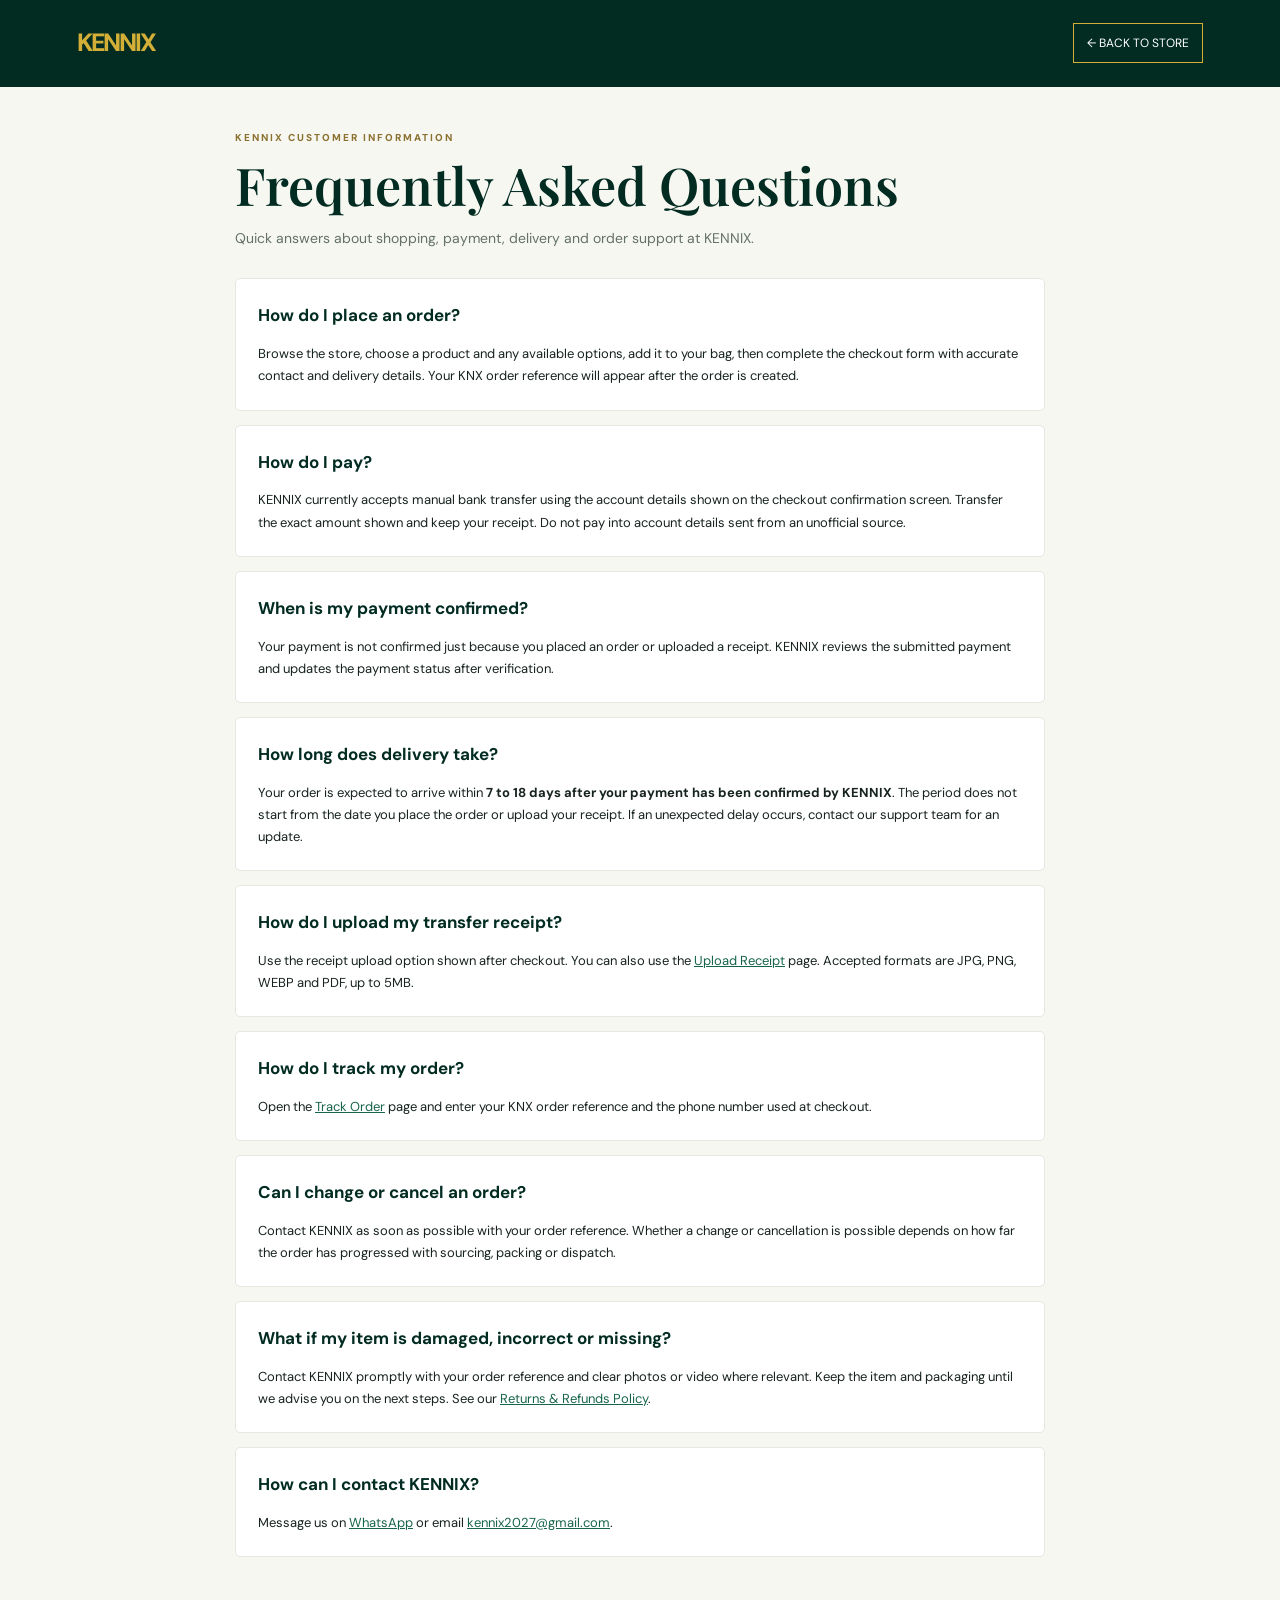
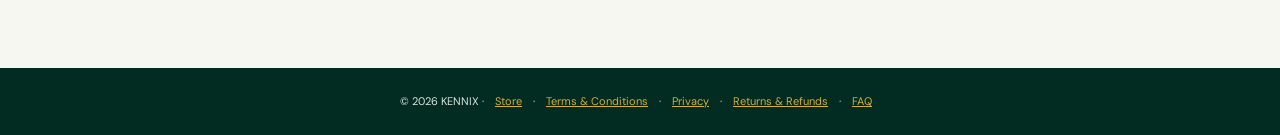
<file: faq.html>
<!doctype html>
<html lang="en"><head>
<meta charset="utf-8"><meta name="viewport" content="width=device-width,initial-scale=1">
<meta name="theme-color" content="#022c22">
<title>Frequently Asked Questions | KENNIX</title>
<meta name="description" content="Frequently Asked Questions for KENNIX customers.">
<link href="https://fonts.googleapis.com/css2?family=DM+Sans:wght@400;500;600;700;800&family=Playfair+Display:ital,wght@0,500;0,600;1,500&display=swap" rel="stylesheet">
<style>
:root{--green:#022c22;--gold:#d4af37;--bg:#f7f7f2;--ink:#17231d;--muted:#778078}
*{box-sizing:border-box}body{margin:0;background:var(--bg);color:var(--ink);font-family:'DM Sans',Arial,sans-serif;line-height:1.7}
header{background:var(--green);color:#fff;padding:22px 6%;display:flex;justify-content:space-between;align-items:center;gap:15px}
.brand{font-size:25px;font-weight:800;letter-spacing:-2px;color:var(--gold);text-decoration:none}
header a.back{color:#fff;font-size:12px;text-decoration:none;border:1px solid #d4af37;padding:9px 13px}
main{max-width:850px;margin:42px auto;padding:0 20px 55px}
.eyebrow{font-size:10px;letter-spacing:2px;font-weight:800;color:#8b7130}
h1{font:600 clamp(34px,7vw,52px)/1.1 'Playfair Display',Georgia,serif;color:var(--green);margin:8px 0 12px}
h1 em{color:#a48320} .intro{color:#647168;font-size:14px;margin-bottom:28px}
article{background:#fff;border:1px solid #e3e8e1;padding:22px;margin:14px 0;border-radius:5px}
h2{font-size:17px;color:var(--green);margin:0 0 8px}
p,li{font-size:13px}p:last-child{margin-bottom:0}
a{color:#17644c}footer{background:#022c22;color:#dce5de;padding:24px 6%;text-align:center;font-size:11px}
footer a{color:#d4af37;margin:0 8px}
@media(max-width:520px){header{padding:17px 5%}main{margin:28px auto}article{padding:17px}}
</style></head><body>
<header><a class="brand" href="index.html">KENNIX</a><a class="back" href="index.html">← BACK TO STORE</a></header>
<main><p class="eyebrow">KENNIX CUSTOMER INFORMATION</p><h1>Frequently Asked Questions</h1><p class="intro">Quick answers about shopping, payment, delivery and order support at KENNIX.</p>

<article><h2>How do I place an order?</h2><p>Browse the store, choose a product and any available options, add it to your bag, then complete the checkout form with accurate contact and delivery details. Your KNX order reference will appear after the order is created.</p></article>
<article><h2>How do I pay?</h2><p>KENNIX currently accepts manual bank transfer using the account details shown on the checkout confirmation screen. Transfer the exact amount shown and keep your receipt. Do not pay into account details sent from an unofficial source.</p></article>
<article><h2>When is my payment confirmed?</h2><p>Your payment is not confirmed just because you placed an order or uploaded a receipt. KENNIX reviews the submitted payment and updates the payment status after verification.</p></article>
<article><h2>How long does delivery take?</h2><p>Your order is expected to arrive within <strong>7 to 18 days after your payment has been confirmed by KENNIX</strong>. The period does not start from the date you place the order or upload your receipt. If an unexpected delay occurs, contact our support team for an update.</p></article>
<article><h2>How do I upload my transfer receipt?</h2><p>Use the receipt upload option shown after checkout. You can also use the <a href="upload-receipt.html">Upload Receipt</a> page. Accepted formats are JPG, PNG, WEBP and PDF, up to 5MB.</p></article>
<article><h2>How do I track my order?</h2><p>Open the <a href="track-order.html">Track Order</a> page and enter your KNX order reference and the phone number used at checkout.</p></article>
<article><h2>Can I change or cancel an order?</h2><p>Contact KENNIX as soon as possible with your order reference. Whether a change or cancellation is possible depends on how far the order has progressed with sourcing, packing or dispatch.</p></article>
<article><h2>What if my item is damaged, incorrect or missing?</h2><p>Contact KENNIX promptly with your order reference and clear photos or video where relevant. Keep the item and packaging until we advise you on the next steps. See our <a href="returns.html">Returns &amp; Refunds Policy</a>.</p></article>
<article><h2>How can I contact KENNIX?</h2><p>Message us on <a href="https://wa.me/2349135102119" target="_blank" rel="noopener">WhatsApp</a> or email <a href="mailto:kennix2027@gmail.com">kennix2027@gmail.com</a>.</p></article>
</main>
<footer>© 2026 KENNIX · <a href="index.html">Store</a> · <a href="terms.html">Terms &amp; Conditions</a> · <a href="privacy.html">Privacy</a> · <a href="returns.html">Returns &amp; Refunds</a> · <a href="faq.html">FAQ</a></footer>
</body></html>
</file>
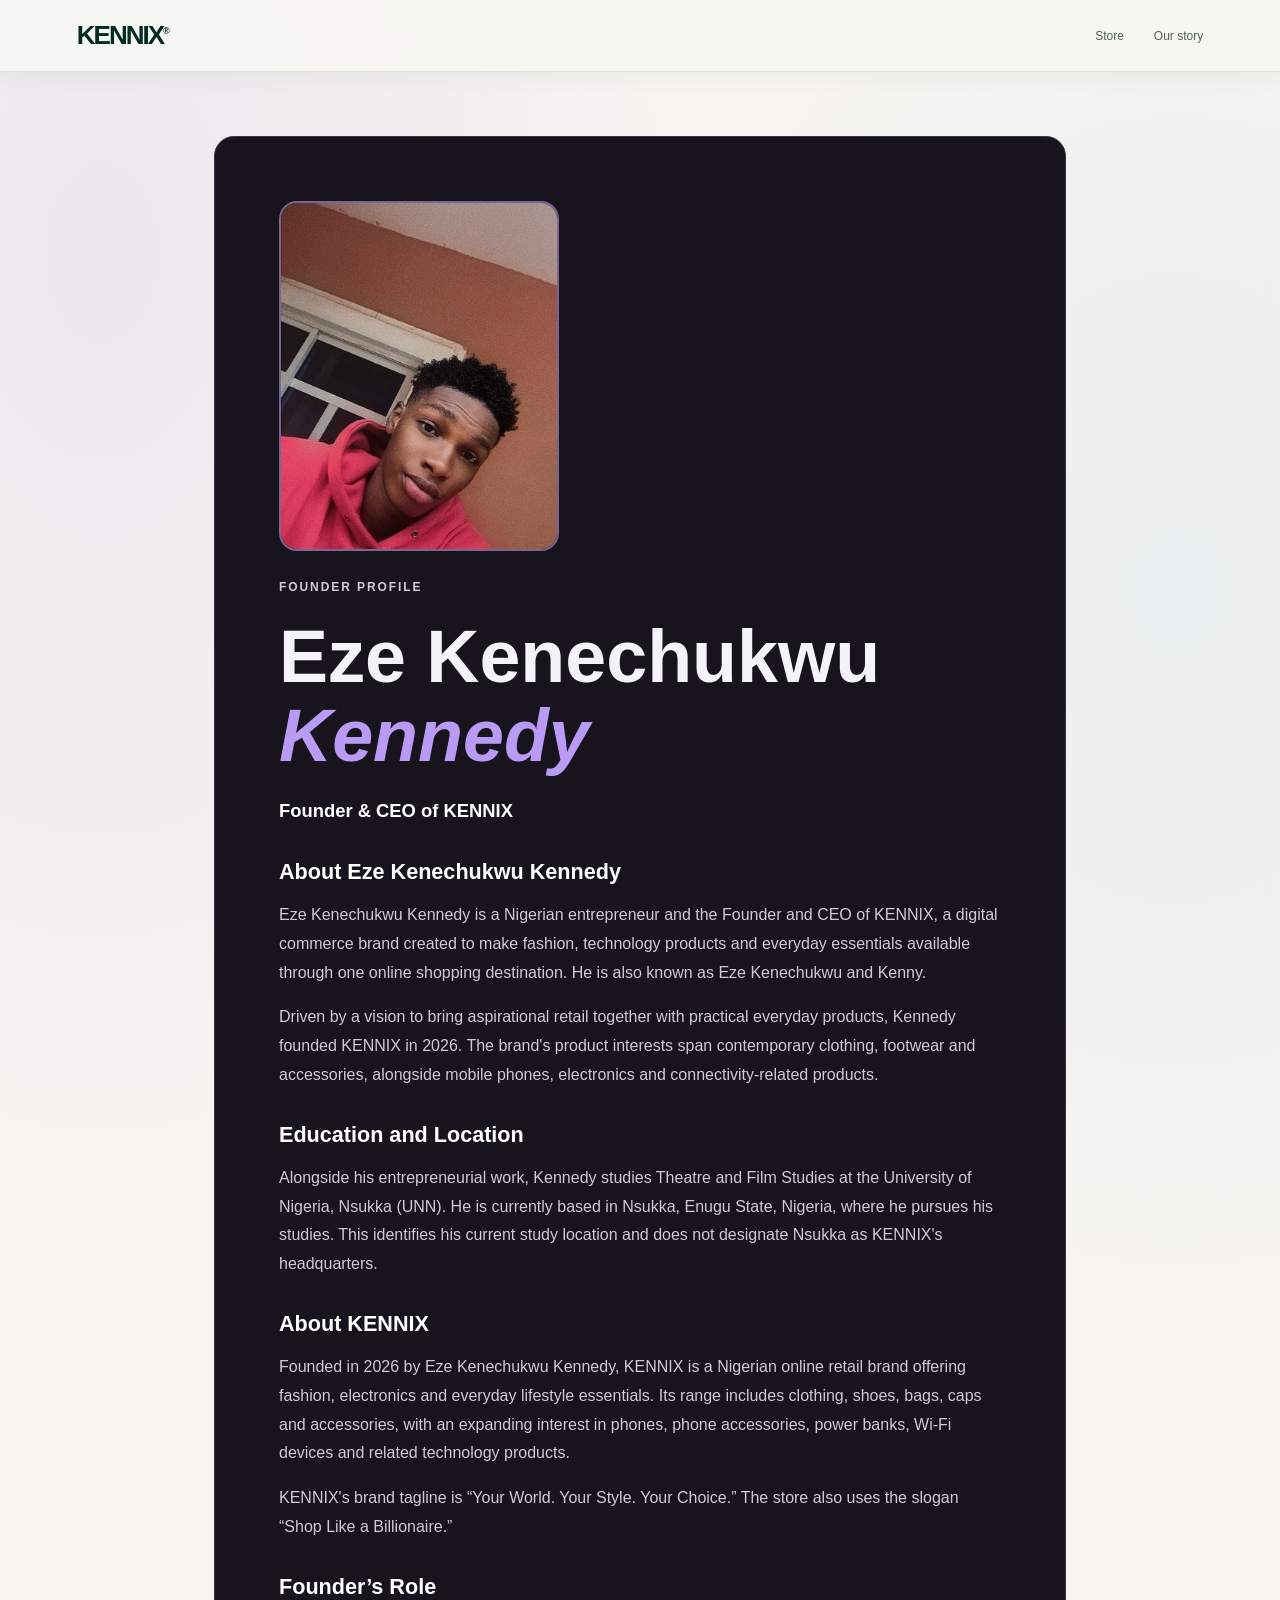
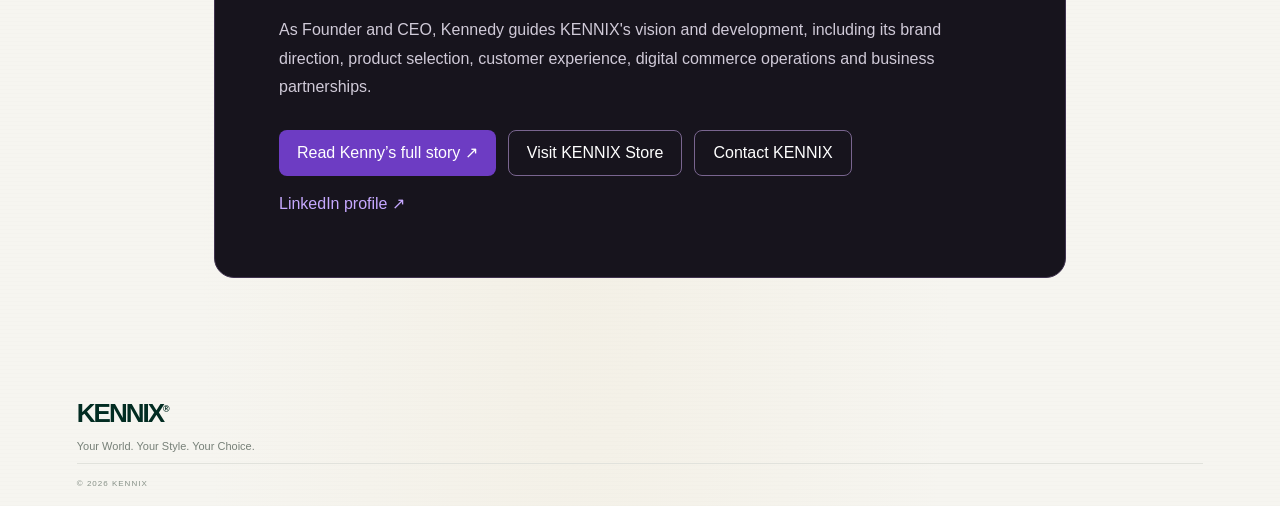
<file: founder.html>
<!doctype html>
<html lang="en">
<head>
<meta charset="utf-8">
<meta name="viewport" content="width=device-width,initial-scale=1">
<meta name="theme-color" content="#101014">
<title>Eze Kenechukwu Kennedy – Founder &amp; CEO of KENNIX</title>
<meta name="description" content="Official profile of Eze Kenechukwu Kennedy, Nigerian entrepreneur and Founder & CEO of KENNIX, a Nigerian online retail brand for fashion, technology and everyday essentials.">
<meta property="og:type" content="profile">
<meta property="og:title" content="Eze Kenechukwu Kennedy | Founder &amp; CEO of KENNIX">
<meta property="og:description" content="Meet Eze Kenechukwu Kennedy, Nigerian entrepreneur and Founder & CEO of KENNIX.">
<meta property="og:url" content="https://www.kennix.com.ng/founder.html">
<meta name="twitter:card" content="summary">
<meta name="twitter:title" content="Eze Kenechukwu Kennedy | Founder &amp; CEO of KENNIX">
<meta name="twitter:description" content="Official founder profile of Eze Kenechukwu Kennedy, Founder & CEO of KENNIX.">
<link rel="canonical" href="https://www.kennix.com.ng/founder.html">
<link rel="stylesheet" href="styles.css">
<script type="application/ld+json">
{
  "@context": "https://schema.org",
  "@graph": [
    {
      "@type": "ProfilePage",
      "@id": "https://www.kennix.com.ng/founder.html#profile",
      "url": "https://www.kennix.com.ng/founder.html",
      "name": "Eze Kenechukwu Kennedy – Founder & CEO of KENNIX",
      "mainEntity": { "@id": "https://www.kennix.com.ng/founder.html#person" }
    },
    {
      "@type": "Person",
      "@id": "https://www.kennix.com.ng/founder.html#person",
      "name": "Eze Kenechukwu Kennedy",
      "alternateName": ["Eze Kenechukwu", "Kenny", "Real Kenny"],
      "description": "Eze Kenechukwu Kennedy is a Nigerian entrepreneur, Founder and CEO of KENNIX, and a student of Theatre and Film Studies at the University of Nigeria, Nsukka (UNN).",
      "jobTitle": "Founder and CEO",
      "nationality": {
        "@type": "Country",
        "name": "Nigeria"
      },
      "worksFor": { "@id": "https://www.kennix.com.ng/#organization" },
      "homeLocation": {
        "@type": "Place",
        "name": "Nsukka, Enugu State, Nigeria"
      },
      "affiliation": {
        "@type": "CollegeOrUniversity",
        "name": "University of Nigeria, Nsukka"
      },
      "url": "https://www.kennix.com.ng/founder.html",
      "sameAs": [
        "https://ng.linkedin.com/in/eze-kenechukwu-kennedy-51903044a"
      ],
      "knowsAbout": ["Entrepreneurship", "E-commerce", "Online retail", "Business development", "Theatre and film"]
    },
    {
      "@type": "Organization",
      "@id": "https://www.kennix.com.ng/#organization",
      "name": "KENNIX",
      "url": "https://www.kennix.com.ng/",
      "description": "A Nigerian online retail brand offering fashion, technology products and everyday lifestyle essentials.",
      "foundingDate": "2026",
      "founder": { "@id": "https://www.kennix.com.ng/founder.html#person" },
      "contactPoint": {
        "@type": "ContactPoint",
        "email": "kennix2027@gmail.com",
        "contactType": "customer service"
      }
    }
  ]
}
</script>
<style>
.founder-page{max-width:900px;margin:0 auto;padding:64px 24px 90px;color:#f5f3fa}
.founder-card{border:1px solid #40334f;border-radius:20px;padding:clamp(28px,6vw,64px);background:#17141d}
.founder-portrait{display:block;width:min(100%,280px);aspect-ratio:4/5;object-fit:cover;object-position:center 25%;border-radius:18px;border:2px solid #79658f;margin:0 0 26px}
.founder-kicker{color:#b99af5;letter-spacing:.16em;font-size:.75rem;font-weight:700}
.founder-page h1{font-size:clamp(2.3rem,7vw,4.6rem);line-height:1.08;margin:18px 0}
.founder-page h1 em{color:#b99af5}
.founder-role{font-size:1.15rem;font-weight:700;color:#fff!important}
.founder-page h2{font-size:1.35rem;margin:32px 0 10px;color:#fff}
.founder-page p{line-height:1.8;color:#d0cad8}
.founder-actions{display:flex;gap:12px;flex-wrap:wrap;margin-top:28px}
.founder-actions a{display:inline-block;padding:13px 18px;border-radius:8px;background:#6d3cc3;color:white;text-decoration:none}
.founder-actions a.secondary{background:transparent;border:1px solid #79658f}
.founder-links{display:flex;gap:18px;flex-wrap:wrap;margin-top:18px}
.founder-links a{color:#c6a8ff}
</style>
</head>
<body>
<header class="site-header"><a class="brand" href="index.html">KENNIX<sup>®</sup></a><nav><a href="index.html">Store</a><a href="index.html#story">Our story</a></nav></header>
<main class="founder-page">
<article class="founder-card">
<img class="founder-portrait" src="images/IMG-20260919-WA0406(2)%20(1).jpg" alt="Eze Kenechukwu Kennedy, Founder and CEO of KENNIX" loading="eager">
<p class="founder-kicker">FOUNDER PROFILE</p>
<h1>Eze Kenechukwu <em>Kennedy</em></h1>
<p class="founder-role">Founder &amp; CEO of KENNIX</p>
<h2>About Eze Kenechukwu Kennedy</h2>
<p>Eze Kenechukwu Kennedy is a Nigerian entrepreneur and the Founder and CEO of KENNIX, a digital commerce brand created to make fashion, technology products and everyday essentials available through one online shopping destination. He is also known as Eze Kenechukwu and Kenny.</p>
<p>Driven by a vision to bring aspirational retail together with practical everyday products, Kennedy founded KENNIX in 2026. The brand's product interests span contemporary clothing, footwear and accessories, alongside mobile phones, electronics and connectivity-related products.</p>
<h2>Education and Location</h2>
<p>Alongside his entrepreneurial work, Kennedy studies Theatre and Film Studies at the University of Nigeria, Nsukka (UNN). He is currently based in Nsukka, Enugu State, Nigeria, where he pursues his studies. This identifies his current study location and does not designate Nsukka as KENNIX's headquarters.</p>
<h2>About KENNIX</h2>
<p>Founded in 2026 by Eze Kenechukwu Kennedy, KENNIX is a Nigerian online retail brand offering fashion, electronics and everyday lifestyle essentials. Its range includes clothing, shoes, bags, caps and accessories, with an expanding interest in phones, phone accessories, power banks, Wi-Fi devices and related technology products.</p>
<p>KENNIX's brand tagline is “Your World. Your Style. Your Choice.” The store also uses the slogan “Shop Like a Billionaire.”</p>
<h2>Founder’s Role</h2>
<p>As Founder and CEO, Kennedy guides KENNIX's vision and development, including its brand direction, product selection, customer experience, digital commerce operations and business partnerships.</p>
<div class="founder-actions"><a href="kenny.html">Read Kenny’s full story ↗</a><a class="secondary" href="index.html">Visit KENNIX Store</a><a class="secondary" href="mailto:kennix2027@gmail.com">Contact KENNIX</a></div>
<div class="founder-links"><a href="https://ng.linkedin.com/in/eze-kenechukwu-kennedy-51903044a" rel="me">LinkedIn profile ↗</a></div>
</article>
</main>
<footer><a class="brand" href="index.html">KENNIX<sup>®</sup></a><p>Your World. Your Style. Your Choice.</p><div>© 2026 KENNIX</div></footer>
</body>
</html>
</file>
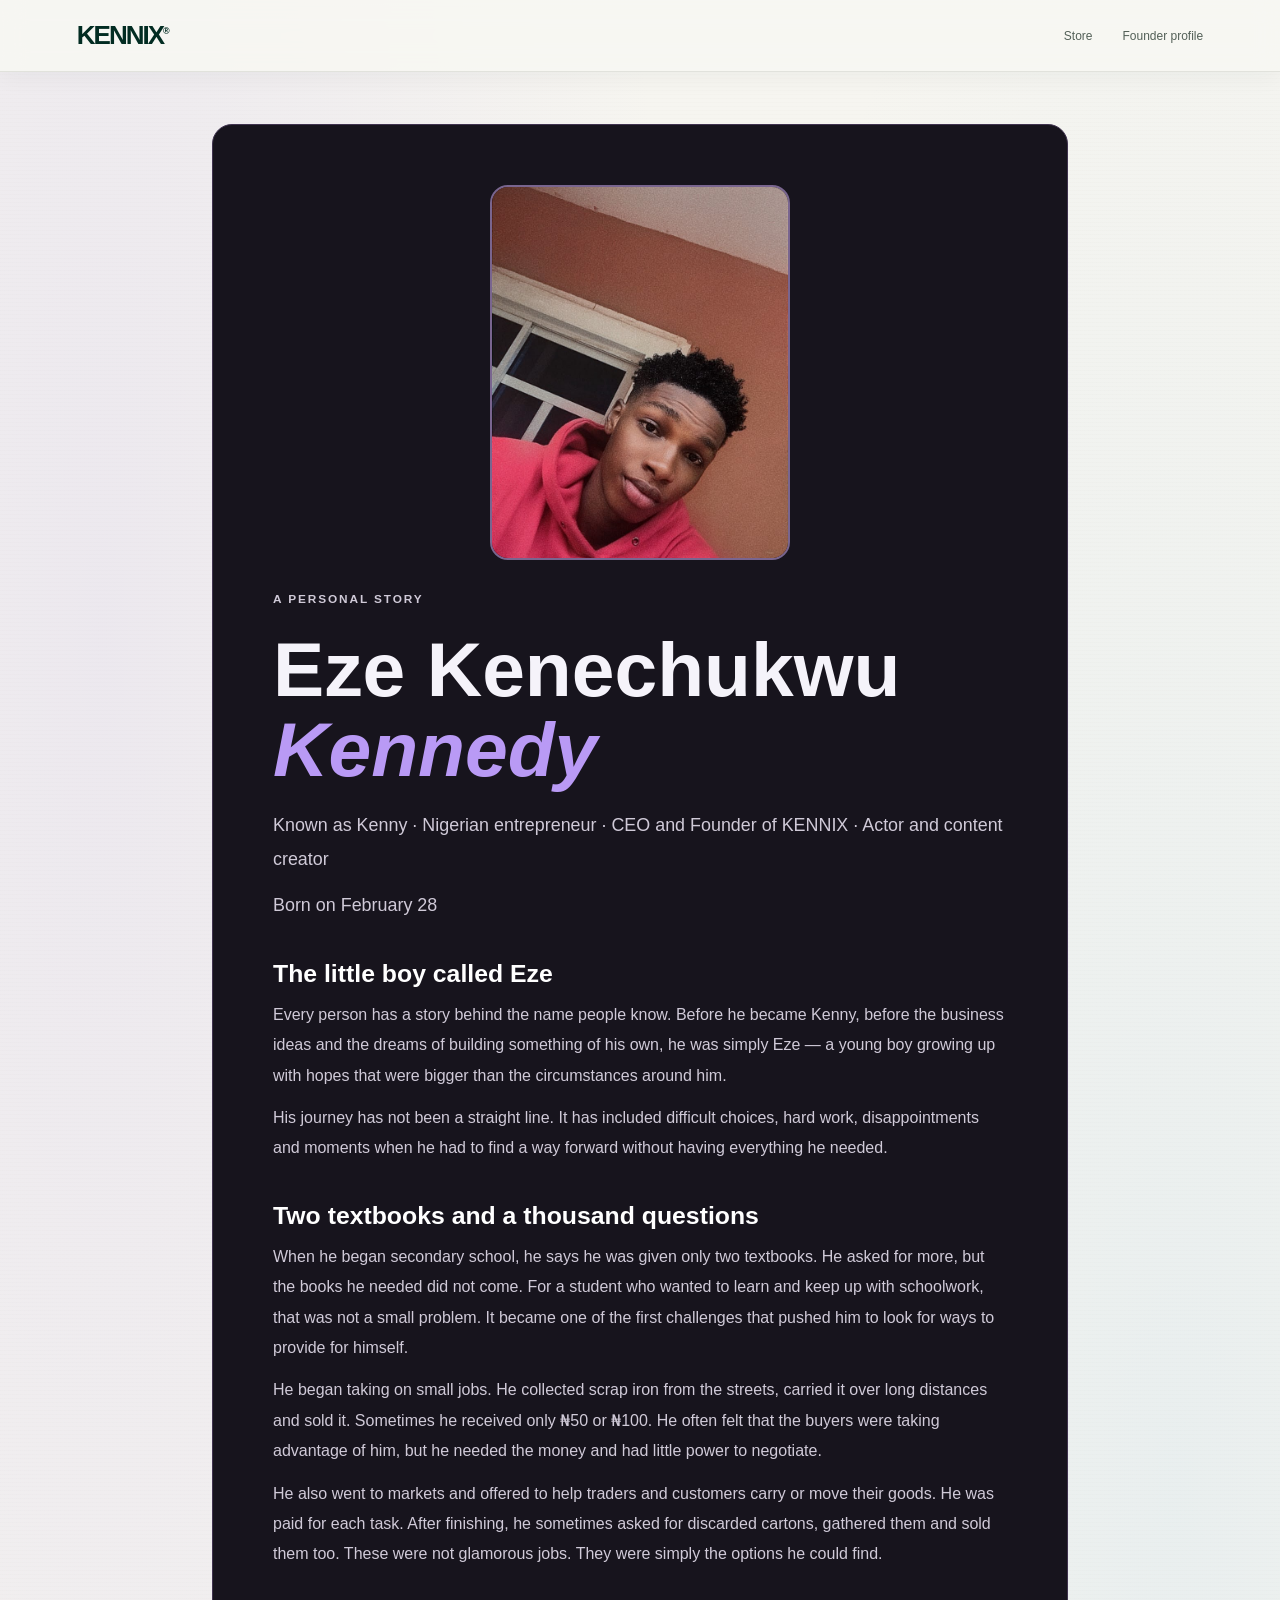
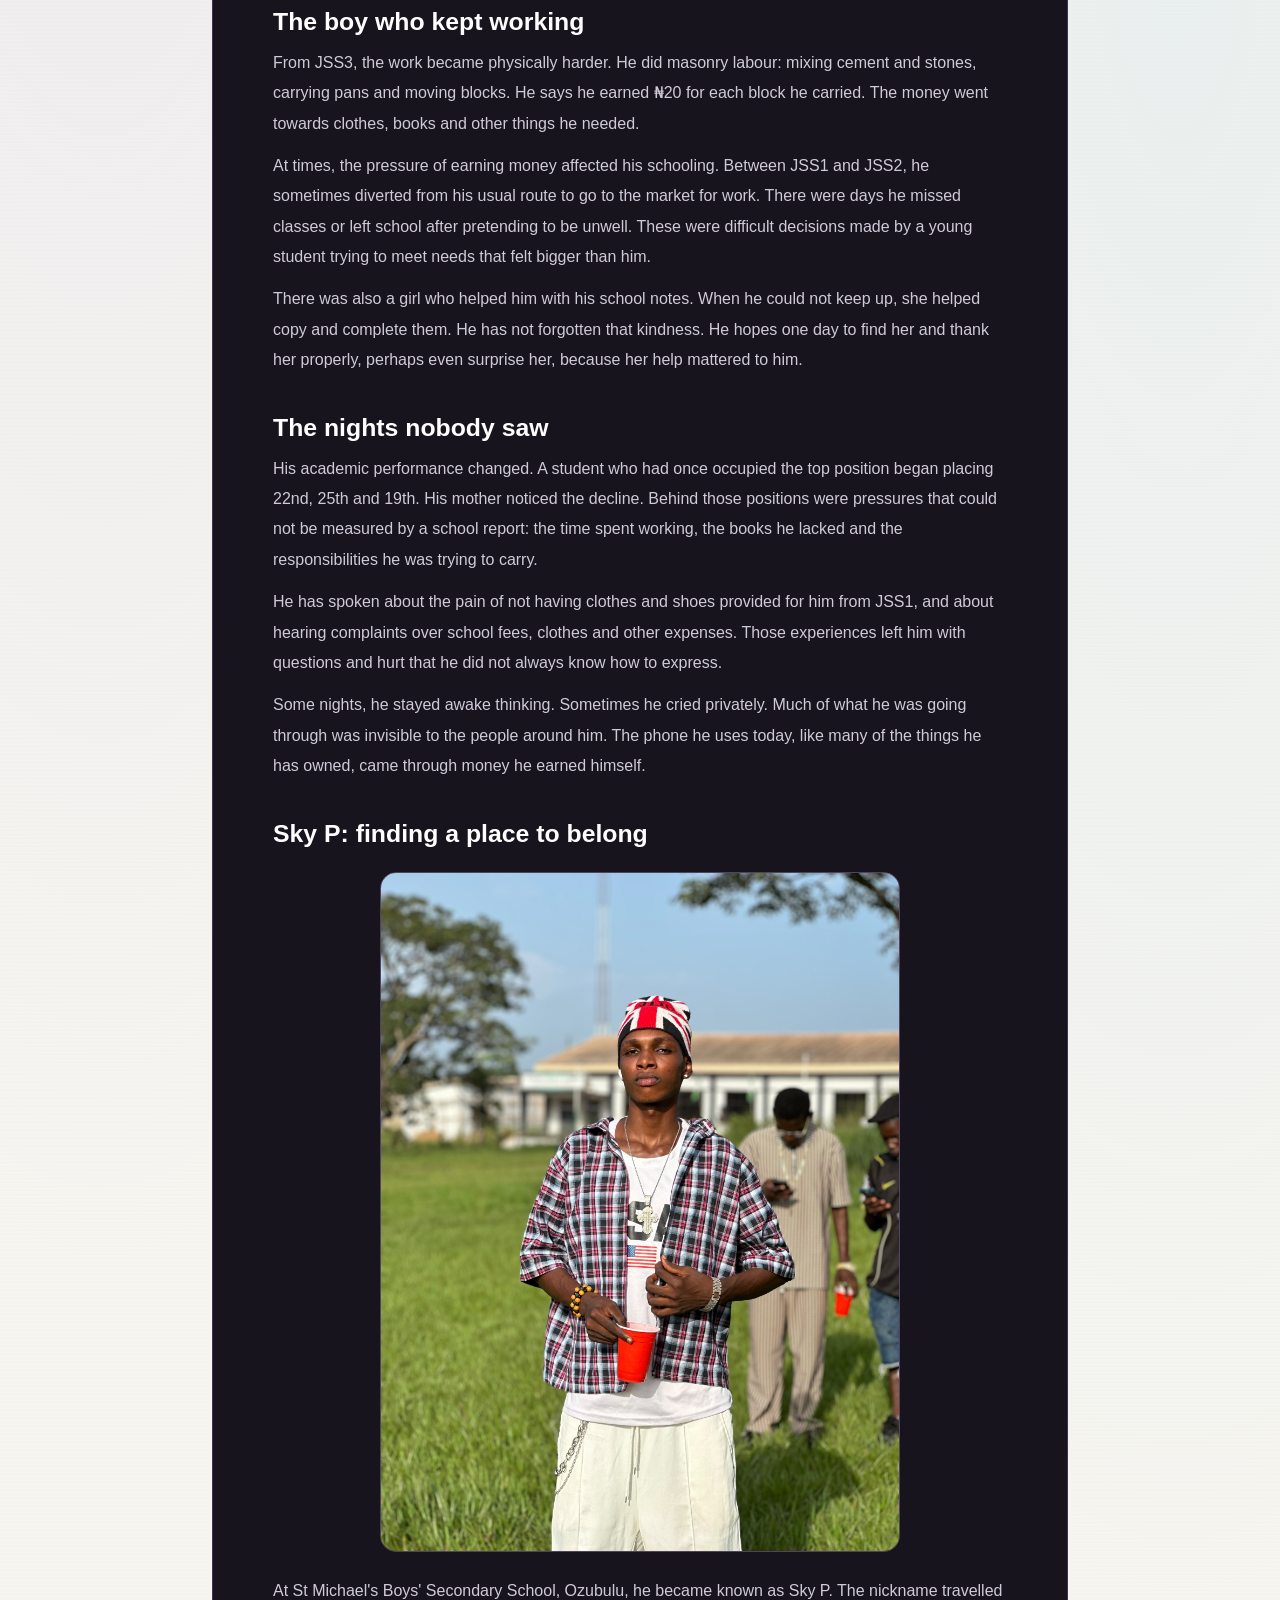
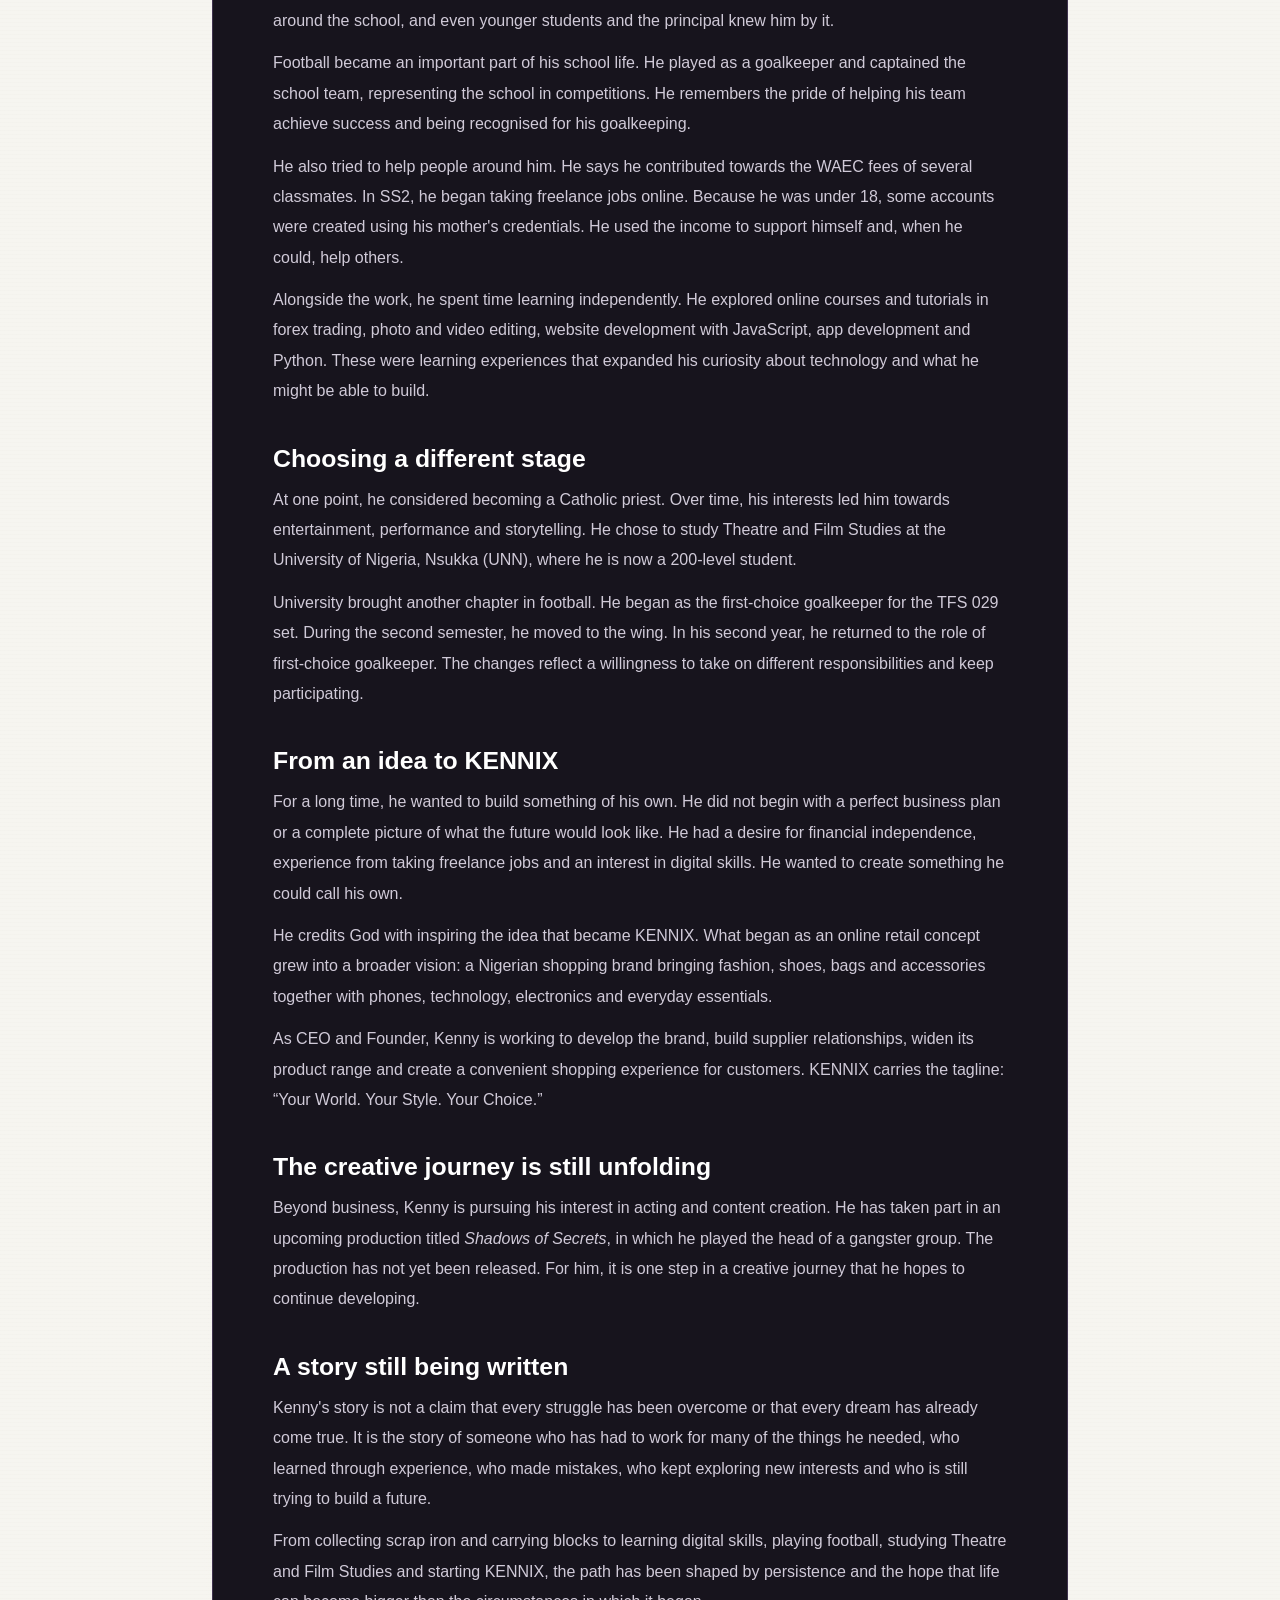
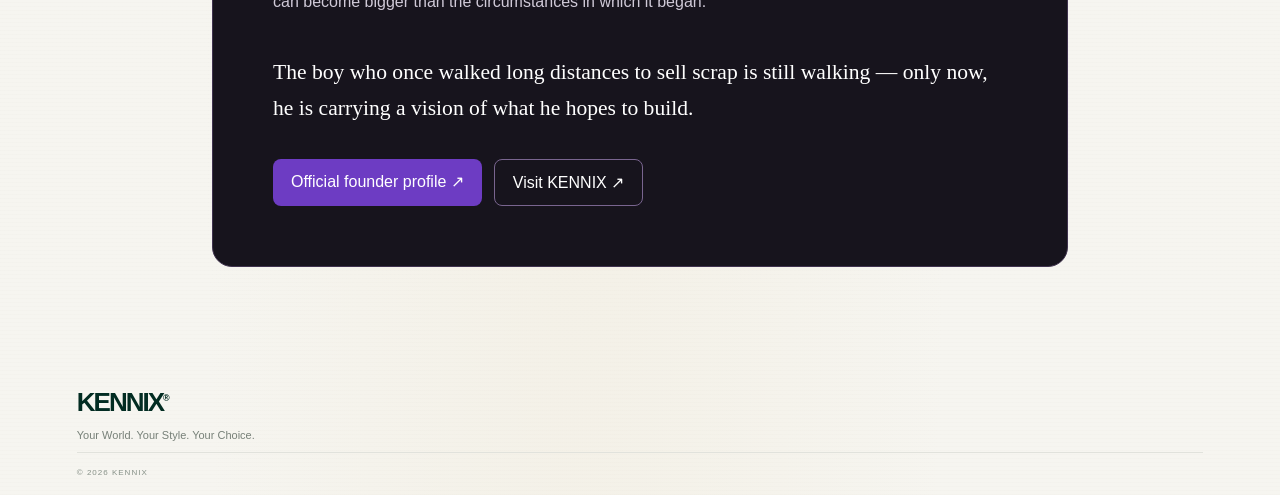
<file: kenny.html>
<!doctype html>
<html lang="en">
<head>
<meta charset="utf-8">
<meta name="viewport" content="width=device-width,initial-scale=1">
<meta name="theme-color" content="#101014">
<title>Eze Kenechukwu Kennedy (Kenny) | Life Story</title>
<meta name="description" content="The life story of Eze Kenechukwu Kennedy, known as Kenny: his childhood, education, resilience, football, creative ambitions and the founding of KENNIX.">
<link rel="canonical" href="https://www.kennix.com.ng/kenny.html">
<meta property="og:type" content="profile">
<meta property="og:title" content="Eze Kenechukwu Kennedy — The Boy Who Refused to Give Up">
<meta property="og:description" content="The story of Kenny: the struggles, lessons, ambition and journey behind the founder of KENNIX.">
<meta property="og:url" content="https://www.kennix.com.ng/kenny.html">
<meta name="twitter:card" content="summary">
<link rel="stylesheet" href="styles.css">
<script type="application/ld+json">
{
  "@context":"https://schema.org",
  "@type":"ProfilePage",
  "name":"Eze Kenechukwu Kennedy — The Boy Who Refused to Give Up",
  "url":"https://www.kennix.com.ng/kenny.html",
  "mainEntity":{
    "@type":"Person",
    "@id":"https://www.kennix.com.ng/founder.html#kenny",
    "name":"Eze Kenechukwu Kennedy",
    "alternateName":"Kenny",
    "description":"Eze Kenechukwu Kennedy, known as Kenny, is a Nigerian entrepreneur, CEO and Founder of KENNIX, and an aspiring actor and content creator.",
    "jobTitle":["CEO and Founder of KENNIX","Actor","Content Creator"],
    "worksFor":{"@type":"OnlineStore","name":"KENNIX","url":"https://www.kennix.com.ng/"},
    "url":"https://www.kennix.com.ng/founder.html",
    "sameAs":["https://ng.linkedin.com/in/eze-kenechukwu-kennedy-51903044a"]
  }
}
</script>
<style>
.story-page{max-width:900px;margin:0 auto;padding:52px 22px 90px;color:#f5f3fa}
.story-card{border:1px solid #40334f;border-radius:20px;padding:clamp(24px,5vw,60px);background:#17141d}.story-portrait{display:block;width:min(100%,300px);aspect-ratio:4/5;object-fit:cover;object-position:center 25%;border-radius:18px;border:2px solid #79658f;margin:0 auto 28px}.story-photo{display:block;width:min(100%,520px);max-height:680px;object-fit:cover;object-position:center;border-radius:16px;border:1px solid #514263;margin:24px auto}
.story-kicker{color:#b99af5;letter-spacing:.16em;font-size:.74rem;font-weight:700}
.story-page h1{font-size:clamp(2.4rem,7vw,4.8rem);line-height:1.05;margin:18px 0}
.story-page h1 em,.story-page h2 em{color:#b99af5}
.story-subtitle{font-size:1.12rem;color:#d0cad8;line-height:1.7}
.story-page h2{font-size:1.55rem;margin:38px 0 12px;color:#fff}
.story-page p{line-height:1.9;color:#d0cad8;margin:12px 0}
.story-page .closing{font-family:Georgia,serif;font-size:1.35rem;color:#fff;line-height:1.7;margin-top:36px}
.story-actions{display:flex;gap:12px;flex-wrap:wrap;margin-top:32px}
.story-actions a{display:inline-block;padding:13px 18px;border-radius:8px;background:#6d3cc3;color:white;text-decoration:none}
.story-actions a.secondary{background:transparent;border:1px solid #79658f}
</style>
</head>
<body>
<header class="site-header"><a class="brand" href="index.html">KENNIX<sup>®</sup></a><nav><a href="index.html">Store</a><a href="founder.html">Founder profile</a></nav></header>
<main class="story-page">
<article class="story-card">
<img class="story-portrait" src="images/IMG-20260919-WA0406(2)%20(1).jpg" alt="Portrait of Eze Kenechukwu Kennedy" loading="eager"><p class="story-kicker">A PERSONAL STORY</p>
<h1>Eze Kenechukwu <em>Kennedy</em></h1>
<p class="story-subtitle">Known as Kenny · Nigerian entrepreneur · CEO and Founder of KENNIX · Actor and content creator</p>
<p class="story-subtitle">Born on February 28</p>

<h2>The little boy called Eze</h2>
<p>Every person has a story behind the name people know. Before he became Kenny, before the business ideas and the dreams of building something of his own, he was simply Eze — a young boy growing up with hopes that were bigger than the circumstances around him.</p>
<p>His journey has not been a straight line. It has included difficult choices, hard work, disappointments and moments when he had to find a way forward without having everything he needed.</p>

<h2>Two textbooks and a thousand questions</h2>
<p>When he began secondary school, he says he was given only two textbooks. He asked for more, but the books he needed did not come. For a student who wanted to learn and keep up with schoolwork, that was not a small problem. It became one of the first challenges that pushed him to look for ways to provide for himself.</p>
<p>He began taking on small jobs. He collected scrap iron from the streets, carried it over long distances and sold it. Sometimes he received only ₦50 or ₦100. He often felt that the buyers were taking advantage of him, but he needed the money and had little power to negotiate.</p>
<p>He also went to markets and offered to help traders and customers carry or move their goods. He was paid for each task. After finishing, he sometimes asked for discarded cartons, gathered them and sold them too. These were not glamorous jobs. They were simply the options he could find.</p>

<h2>The boy who kept working</h2>
<p>From JSS3, the work became physically harder. He did masonry labour: mixing cement and stones, carrying pans and moving blocks. He says he earned ₦20 for each block he carried. The money went towards clothes, books and other things he needed.</p>
<p>At times, the pressure of earning money affected his schooling. Between JSS1 and JSS2, he sometimes diverted from his usual route to go to the market for work. There were days he missed classes or left school after pretending to be unwell. These were difficult decisions made by a young student trying to meet needs that felt bigger than him.</p>
<p>There was also a girl who helped him with his school notes. When he could not keep up, she helped copy and complete them. He has not forgotten that kindness. He hopes one day to find her and thank her properly, perhaps even surprise her, because her help mattered to him.</p>

<h2>The nights nobody saw</h2>
<p>His academic performance changed. A student who had once occupied the top position began placing 22nd, 25th and 19th. His mother noticed the decline. Behind those positions were pressures that could not be measured by a school report: the time spent working, the books he lacked and the responsibilities he was trying to carry.</p>
<p>He has spoken about the pain of not having clothes and shoes provided for him from JSS1, and about hearing complaints over school fees, clothes and other expenses. Those experiences left him with questions and hurt that he did not always know how to express.</p>
<p>Some nights, he stayed awake thinking. Sometimes he cried privately. Much of what he was going through was invisible to the people around him. The phone he uses today, like many of the things he has owned, came through money he earned himself.</p>

<h2>Sky P: finding a place to belong</h2>
<img class="story-photo" src="images/IMG-20261025-WA0021.jpg" alt="Eze Kenechukwu Kennedy outdoors" loading="lazy">
<p>At St Michael's Boys' Secondary School, Ozubulu, he became known as Sky P. The nickname travelled around the school, and even younger students and the principal knew him by it.</p>
<p>Football became an important part of his school life. He played as a goalkeeper and captained the school team, representing the school in competitions. He remembers the pride of helping his team achieve success and being recognised for his goalkeeping.</p>
<p>He also tried to help people around him. He says he contributed towards the WAEC fees of several classmates. In SS2, he began taking freelance jobs online. Because he was under 18, some accounts were created using his mother's credentials. He used the income to support himself and, when he could, help others.</p>
<p>Alongside the work, he spent time learning independently. He explored online courses and tutorials in forex trading, photo and video editing, website development with JavaScript, app development and Python. These were learning experiences that expanded his curiosity about technology and what he might be able to build.</p>

<h2>Choosing a different stage</h2>
<p>At one point, he considered becoming a Catholic priest. Over time, his interests led him towards entertainment, performance and storytelling. He chose to study Theatre and Film Studies at the University of Nigeria, Nsukka (UNN), where he is now a 200-level student.</p>
<p>University brought another chapter in football. He began as the first-choice goalkeeper for the TFS 029 set. During the second semester, he moved to the wing. In his second year, he returned to the role of first-choice goalkeeper. The changes reflect a willingness to take on different responsibilities and keep participating.</p>

<h2>From an idea to KENNIX</h2>
<p>For a long time, he wanted to build something of his own. He did not begin with a perfect business plan or a complete picture of what the future would look like. He had a desire for financial independence, experience from taking freelance jobs and an interest in digital skills. He wanted to create something he could call his own.</p>
<p>He credits God with inspiring the idea that became KENNIX. What began as an online retail concept grew into a broader vision: a Nigerian shopping brand bringing fashion, shoes, bags and accessories together with phones, technology, electronics and everyday essentials.</p>
<p>As CEO and Founder, Kenny is working to develop the brand, build supplier relationships, widen its product range and create a convenient shopping experience for customers. KENNIX carries the tagline: “Your World. Your Style. Your Choice.”</p>

<h2>The creative journey is still unfolding</h2>
<p>Beyond business, Kenny is pursuing his interest in acting and content creation. He has taken part in an upcoming production titled <em>Shadows of Secrets</em>, in which he played the head of a gangster group. The production has not yet been released. For him, it is one step in a creative journey that he hopes to continue developing.</p>

<h2>A story still being written</h2>
<p>Kenny's story is not a claim that every struggle has been overcome or that every dream has already come true. It is the story of someone who has had to work for many of the things he needed, who learned through experience, who made mistakes, who kept exploring new interests and who is still trying to build a future.</p>
<p>From collecting scrap iron and carrying blocks to learning digital skills, playing football, studying Theatre and Film Studies and starting KENNIX, the path has been shaped by persistence and the hope that life can become bigger than the circumstances in which it began.</p>
<p class="closing">The boy who once walked long distances to sell scrap is still walking — only now, he is carrying a vision of what he hopes to build.</p>
<div class="story-actions"><a href="founder.html">Official founder profile ↗</a><a class="secondary" href="index.html">Visit KENNIX ↗</a></div>
</article>
</main>
<footer><a class="brand" href="index.html">KENNIX<sup>®</sup></a><p>Your World. Your Style. Your Choice.</p><div>© 2026 KENNIX</div></footer>
</body>
</html>
</file>
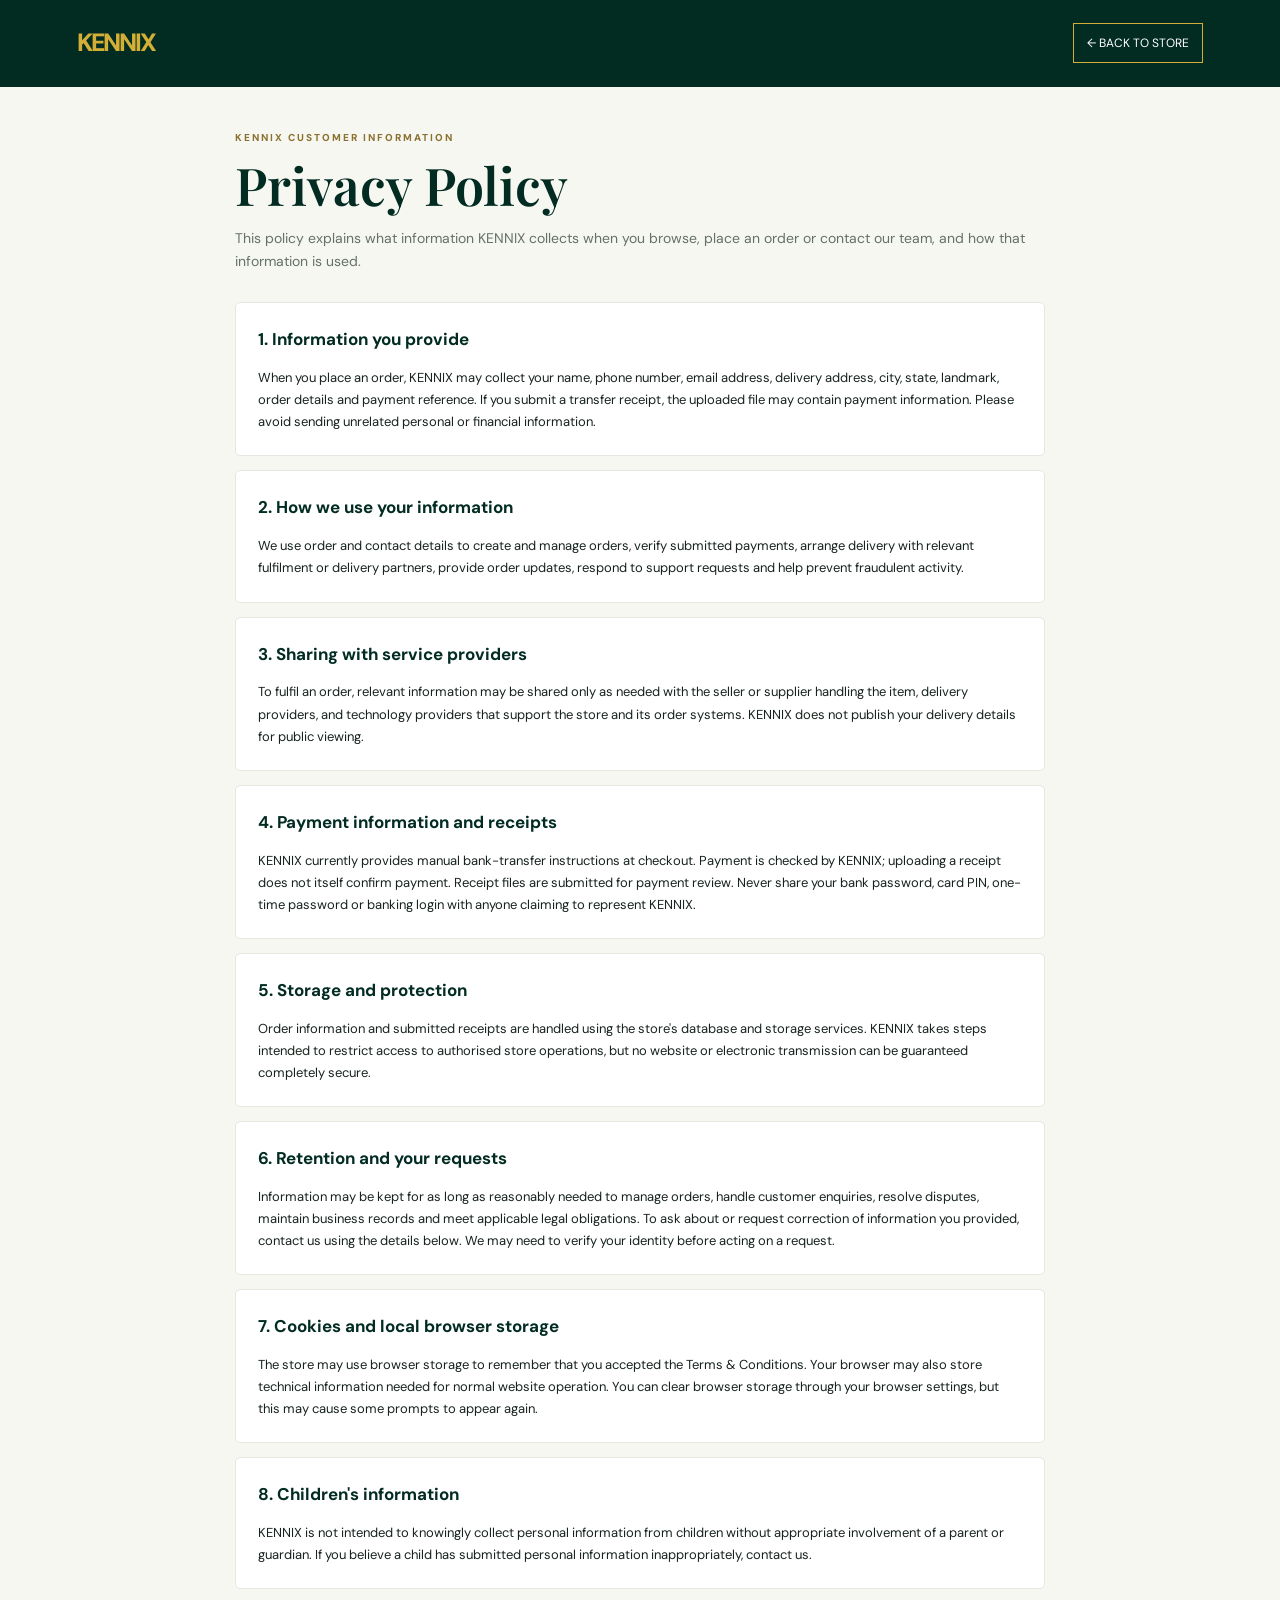
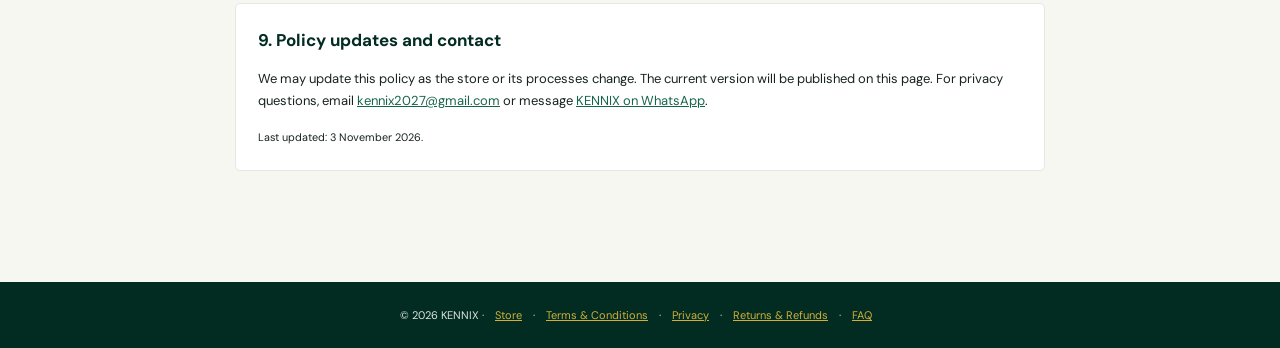
<file: privacy.html>
<!doctype html>
<html lang="en"><head>
<meta charset="utf-8"><meta name="viewport" content="width=device-width,initial-scale=1">
<meta name="theme-color" content="#022c22">
<title>Privacy Policy | KENNIX</title>
<meta name="description" content="Privacy Policy for KENNIX customers.">
<link href="https://fonts.googleapis.com/css2?family=DM+Sans:wght@400;500;600;700;800&family=Playfair+Display:ital,wght@0,500;0,600;1,500&display=swap" rel="stylesheet">
<style>
:root{--green:#022c22;--gold:#d4af37;--bg:#f7f7f2;--ink:#17231d;--muted:#778078}
*{box-sizing:border-box}body{margin:0;background:var(--bg);color:var(--ink);font-family:'DM Sans',Arial,sans-serif;line-height:1.7}
header{background:var(--green);color:#fff;padding:22px 6%;display:flex;justify-content:space-between;align-items:center;gap:15px}
.brand{font-size:25px;font-weight:800;letter-spacing:-2px;color:var(--gold);text-decoration:none}
header a.back{color:#fff;font-size:12px;text-decoration:none;border:1px solid #d4af37;padding:9px 13px}
main{max-width:850px;margin:42px auto;padding:0 20px 55px}
.eyebrow{font-size:10px;letter-spacing:2px;font-weight:800;color:#8b7130}
h1{font:600 clamp(34px,7vw,52px)/1.1 'Playfair Display',Georgia,serif;color:var(--green);margin:8px 0 12px}
h1 em{color:#a48320} .intro{color:#647168;font-size:14px;margin-bottom:28px}
article{background:#fff;border:1px solid #e3e8e1;padding:22px;margin:14px 0;border-radius:5px}
h2{font-size:17px;color:var(--green);margin:0 0 8px}
p,li{font-size:13px}p:last-child{margin-bottom:0}
a{color:#17644c}footer{background:#022c22;color:#dce5de;padding:24px 6%;text-align:center;font-size:11px}
footer a{color:#d4af37;margin:0 8px}
@media(max-width:520px){header{padding:17px 5%}main{margin:28px auto}article{padding:17px}}
</style></head><body>
<header><a class="brand" href="index.html">KENNIX</a><a class="back" href="index.html">← BACK TO STORE</a></header>
<main><p class="eyebrow">KENNIX CUSTOMER INFORMATION</p><h1>Privacy Policy</h1><p class="intro">This policy explains what information KENNIX collects when you browse, place an order or contact our team, and how that information is used.</p>

<article><h2>1. Information you provide</h2><p>When you place an order, KENNIX may collect your name, phone number, email address, delivery address, city, state, landmark, order details and payment reference. If you submit a transfer receipt, the uploaded file may contain payment information. Please avoid sending unrelated personal or financial information.</p></article>
<article><h2>2. How we use your information</h2><p>We use order and contact details to create and manage orders, verify submitted payments, arrange delivery with relevant fulfilment or delivery partners, provide order updates, respond to support requests and help prevent fraudulent activity.</p></article>
<article><h2>3. Sharing with service providers</h2><p>To fulfil an order, relevant information may be shared only as needed with the seller or supplier handling the item, delivery providers, and technology providers that support the store and its order systems. KENNIX does not publish your delivery details for public viewing.</p></article>
<article><h2>4. Payment information and receipts</h2><p>KENNIX currently provides manual bank-transfer instructions at checkout. Payment is checked by KENNIX; uploading a receipt does not itself confirm payment. Receipt files are submitted for payment review. Never share your bank password, card PIN, one-time password or banking login with anyone claiming to represent KENNIX.</p></article>
<article><h2>5. Storage and protection</h2><p>Order information and submitted receipts are handled using the store's database and storage services. KENNIX takes steps intended to restrict access to authorised store operations, but no website or electronic transmission can be guaranteed completely secure.</p></article>
<article><h2>6. Retention and your requests</h2><p>Information may be kept for as long as reasonably needed to manage orders, handle customer enquiries, resolve disputes, maintain business records and meet applicable legal obligations. To ask about or request correction of information you provided, contact us using the details below. We may need to verify your identity before acting on a request.</p></article>
<article><h2>7. Cookies and local browser storage</h2><p>The store may use browser storage to remember that you accepted the Terms &amp; Conditions. Your browser may also store technical information needed for normal website operation. You can clear browser storage through your browser settings, but this may cause some prompts to appear again.</p></article>
<article><h2>8. Children's information</h2><p>KENNIX is not intended to knowingly collect personal information from children without appropriate involvement of a parent or guardian. If you believe a child has submitted personal information inappropriately, contact us.</p></article>
<article><h2>9. Policy updates and contact</h2><p>We may update this policy as the store or its processes change. The current version will be published on this page. For privacy questions, email <a href="mailto:kennix2027@gmail.com">kennix2027@gmail.com</a> or message <a href="https://wa.me/2349135102119" target="_blank" rel="noopener">KENNIX on WhatsApp</a>.</p><p><small>Last updated: 3 November 2026.</small></p></article>
</main>
<footer>© 2026 KENNIX · <a href="index.html">Store</a> · <a href="terms.html">Terms &amp; Conditions</a> · <a href="privacy.html">Privacy</a> · <a href="returns.html">Returns &amp; Refunds</a> · <a href="faq.html">FAQ</a></footer>
</body></html>
</file>
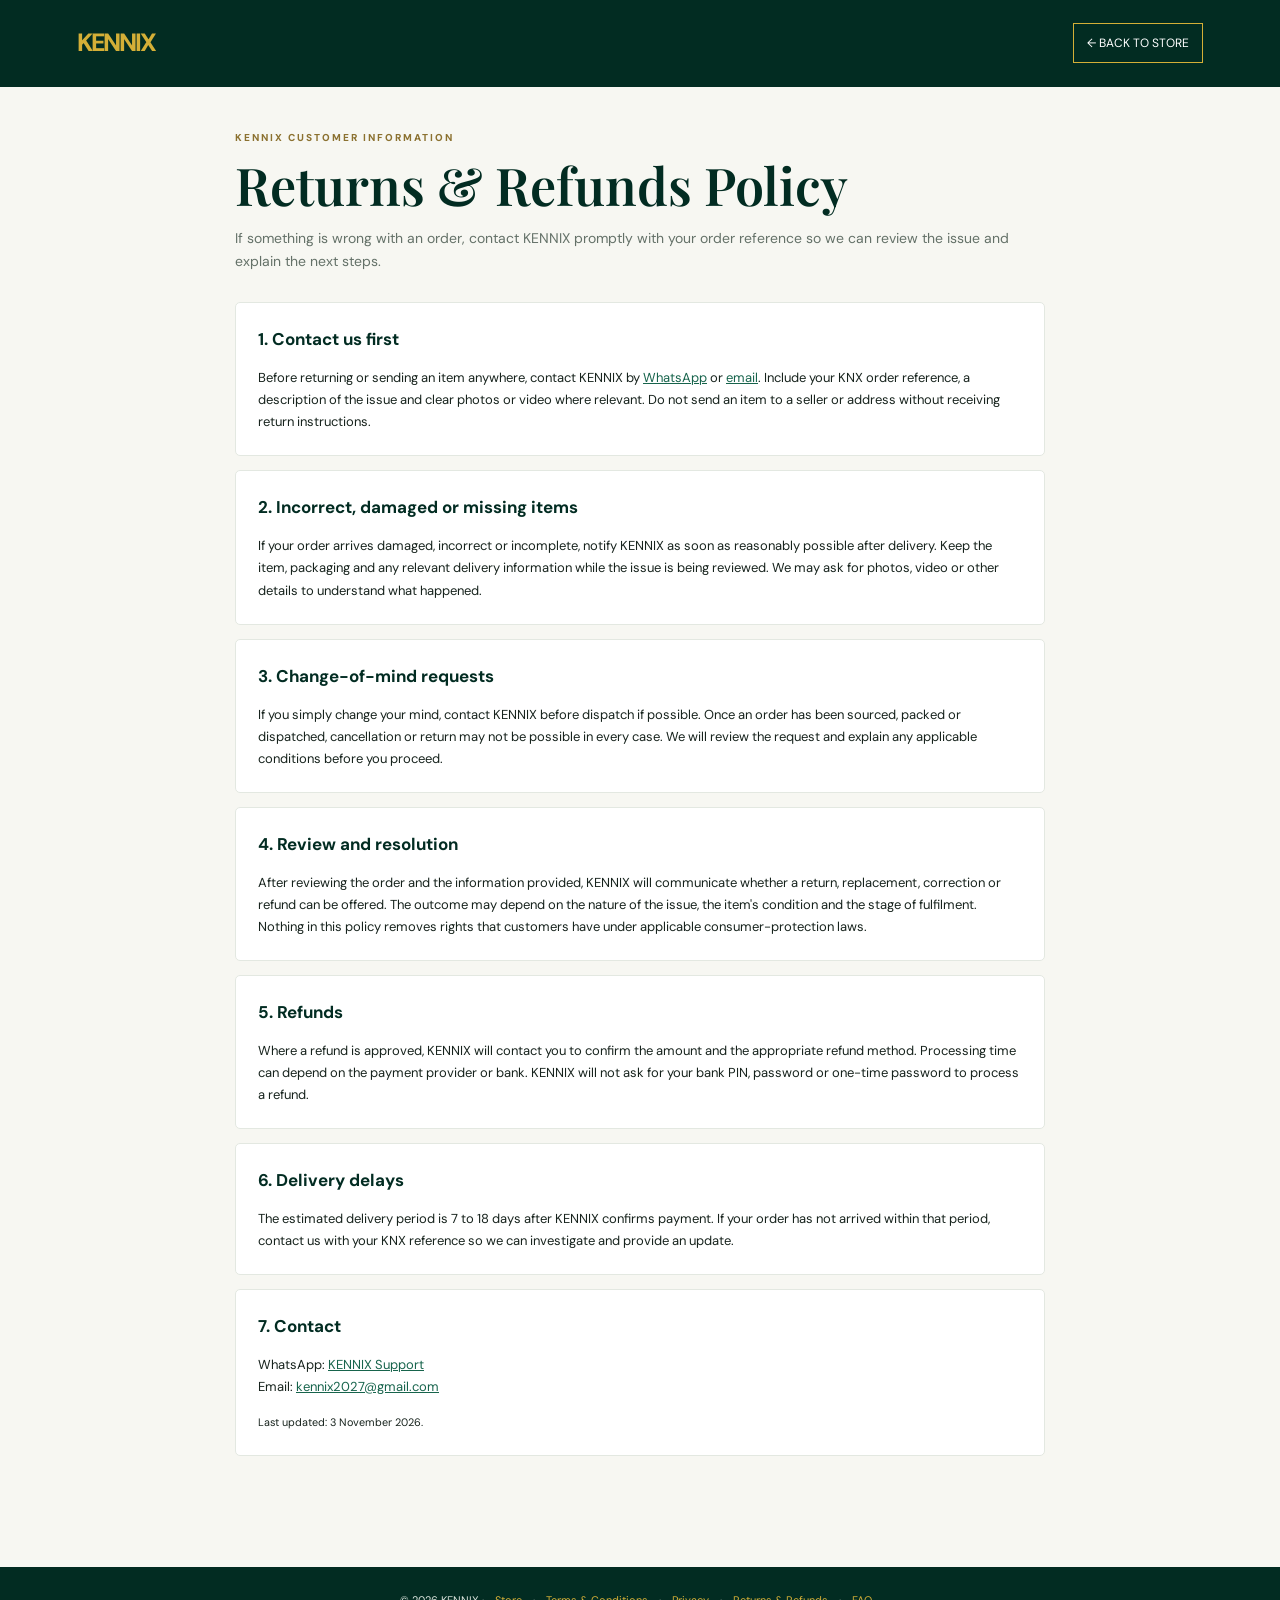
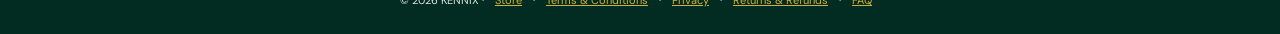
<file: returns.html>
<!doctype html>
<html lang="en"><head>
<meta charset="utf-8"><meta name="viewport" content="width=device-width,initial-scale=1">
<meta name="theme-color" content="#022c22">
<title>Returns & Refunds Policy | KENNIX</title>
<meta name="description" content="Returns & Refunds Policy for KENNIX customers.">
<link href="https://fonts.googleapis.com/css2?family=DM+Sans:wght@400;500;600;700;800&family=Playfair+Display:ital,wght@0,500;0,600;1,500&display=swap" rel="stylesheet">
<style>
:root{--green:#022c22;--gold:#d4af37;--bg:#f7f7f2;--ink:#17231d;--muted:#778078}
*{box-sizing:border-box}body{margin:0;background:var(--bg);color:var(--ink);font-family:'DM Sans',Arial,sans-serif;line-height:1.7}
header{background:var(--green);color:#fff;padding:22px 6%;display:flex;justify-content:space-between;align-items:center;gap:15px}
.brand{font-size:25px;font-weight:800;letter-spacing:-2px;color:var(--gold);text-decoration:none}
header a.back{color:#fff;font-size:12px;text-decoration:none;border:1px solid #d4af37;padding:9px 13px}
main{max-width:850px;margin:42px auto;padding:0 20px 55px}
.eyebrow{font-size:10px;letter-spacing:2px;font-weight:800;color:#8b7130}
h1{font:600 clamp(34px,7vw,52px)/1.1 'Playfair Display',Georgia,serif;color:var(--green);margin:8px 0 12px}
h1 em{color:#a48320} .intro{color:#647168;font-size:14px;margin-bottom:28px}
article{background:#fff;border:1px solid #e3e8e1;padding:22px;margin:14px 0;border-radius:5px}
h2{font-size:17px;color:var(--green);margin:0 0 8px}
p,li{font-size:13px}p:last-child{margin-bottom:0}
a{color:#17644c}footer{background:#022c22;color:#dce5de;padding:24px 6%;text-align:center;font-size:11px}
footer a{color:#d4af37;margin:0 8px}
@media(max-width:520px){header{padding:17px 5%}main{margin:28px auto}article{padding:17px}}
</style></head><body>
<header><a class="brand" href="index.html">KENNIX</a><a class="back" href="index.html">← BACK TO STORE</a></header>
<main><p class="eyebrow">KENNIX CUSTOMER INFORMATION</p><h1>Returns & Refunds Policy</h1><p class="intro">If something is wrong with an order, contact KENNIX promptly with your order reference so we can review the issue and explain the next steps.</p>

<article><h2>1. Contact us first</h2><p>Before returning or sending an item anywhere, contact KENNIX by <a href="https://wa.me/2349135102119" target="_blank" rel="noopener">WhatsApp</a> or <a href="mailto:kennix2027@gmail.com">email</a>. Include your KNX order reference, a description of the issue and clear photos or video where relevant. Do not send an item to a seller or address without receiving return instructions.</p></article>
<article><h2>2. Incorrect, damaged or missing items</h2><p>If your order arrives damaged, incorrect or incomplete, notify KENNIX as soon as reasonably possible after delivery. Keep the item, packaging and any relevant delivery information while the issue is being reviewed. We may ask for photos, video or other details to understand what happened.</p></article>
<article><h2>3. Change-of-mind requests</h2><p>If you simply change your mind, contact KENNIX before dispatch if possible. Once an order has been sourced, packed or dispatched, cancellation or return may not be possible in every case. We will review the request and explain any applicable conditions before you proceed.</p></article>
<article><h2>4. Review and resolution</h2><p>After reviewing the order and the information provided, KENNIX will communicate whether a return, replacement, correction or refund can be offered. The outcome may depend on the nature of the issue, the item's condition and the stage of fulfilment. Nothing in this policy removes rights that customers have under applicable consumer-protection laws.</p></article>
<article><h2>5. Refunds</h2><p>Where a refund is approved, KENNIX will contact you to confirm the amount and the appropriate refund method. Processing time can depend on the payment provider or bank. KENNIX will not ask for your bank PIN, password or one-time password to process a refund.</p></article>
<article><h2>6. Delivery delays</h2><p>The estimated delivery period is 7 to 18 days after KENNIX confirms payment. If your order has not arrived within that period, contact us with your KNX reference so we can investigate and provide an update.</p></article>
<article><h2>7. Contact</h2><p>WhatsApp: <a href="https://wa.me/2349135102119" target="_blank" rel="noopener">KENNIX Support</a><br>Email: <a href="mailto:kennix2027@gmail.com">kennix2027@gmail.com</a></p><p><small>Last updated: 3 November 2026.</small></p></article>
</main>
<footer>© 2026 KENNIX · <a href="index.html">Store</a> · <a href="terms.html">Terms &amp; Conditions</a> · <a href="privacy.html">Privacy</a> · <a href="returns.html">Returns &amp; Refunds</a> · <a href="faq.html">FAQ</a></footer>
</body></html>
</file>
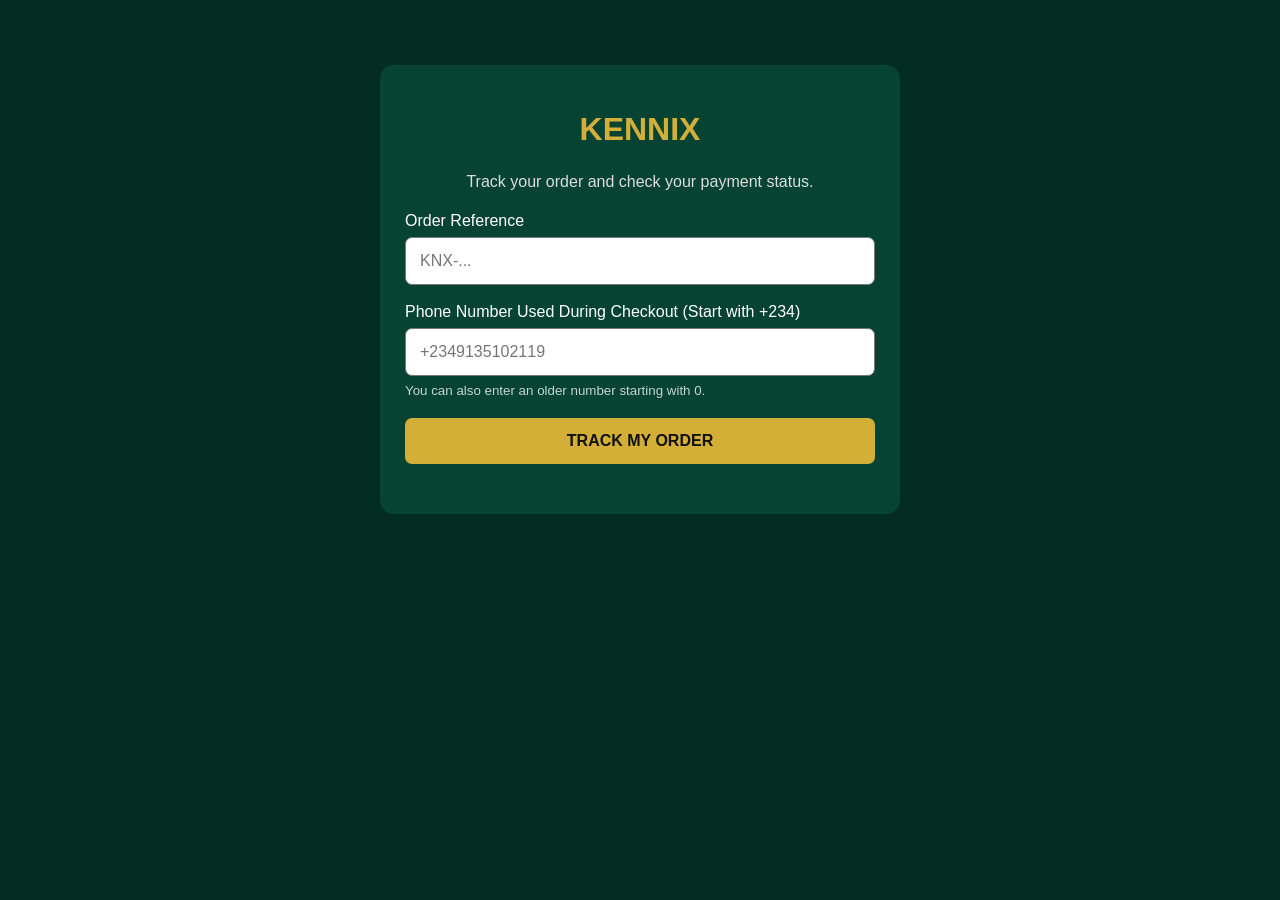
<file: track-order.html>
<!DOCTYPE html>
<html lang="en">
<head>
<meta charset="UTF-8">
<meta name="viewport" content="width=device-width, initial-scale=1.0">
<title>Track Your Order | KENNIX</title>
<style>
*{box-sizing:border-box}
body{margin:0;padding:20px;background:#022c22;color:#fff;font-family:Arial,sans-serif}
.container{max-width:520px;margin:45px auto;background:#064333;padding:25px;border-radius:14px}
h1{color:#d4af37;text-align:center}
.subtitle{text-align:center;color:#ddd;line-height:1.5}
label{display:block;margin-top:18px;margin-bottom:7px}
input{width:100%;padding:14px;border:1px solid #777;border-radius:7px;background:#fff;color:#111;font-size:16px}
button{width:100%;padding:14px;margin-top:20px;border:0;border-radius:7px;background:#d4af37;color:#111;font-weight:bold;font-size:16px}
#result{margin-top:25px}
.card{background:#022c22;padding:16px;border-radius:9px;margin-top:12px}
.status{color:#d4af37;font-weight:bold}
.timeline{margin:18px 0 22px;padding-left:4px}
.timeline h3{margin-bottom:14px}
.step{display:flex;gap:12px;position:relative;min-height:58px}
.step:not(:last-child):before{content:"";position:absolute;left:11px;top:25px;height:calc(100% - 1px);border-left:2px solid #45685d}
.step-dot{z-index:1;flex:0 0 24px;height:24px;border-radius:50%;border:2px solid #789087;background:#022c22}
.step.done .step-dot,.step.current .step-dot{border-color:#d4af37;background:#d4af37}
.step.current .step-dot{box-shadow:0 0 0 4px #d4af3733}
.step-text{padding:2px 0 16px}
.step-text strong{display:block}
.step-text small{color:#c7d5ce}
.step.cancelled .step-dot{border-color:#ff7777;background:#ff7777}
.item{padding:10px 0;border-bottom:1px solid #34594e}
.error{color:#ff9999}
a{color:#d4af37}
</style>
</head>
<body>
<div class="container">
<h1>KENNIX</h1>
<p class="subtitle">Track your order and check your payment status.</p>

<form id="trackingForm">
<label>Order Reference</label>
<input id="reference" placeholder="KNX-..." required>

<label>Phone Number Used During Checkout (Start with +234)</label>
<input id="phone" type="tel" inputmode="tel" placeholder="+2349135102119" required>
<small style="display:block;margin-top:7px;color:#c7d5ce">You can also enter an older number starting with 0.</small>

<button id="trackButton" type="submit">TRACK MY ORDER</button>
</form>

<div id="result"></div>
</div>

<script>
const SUPABASE_URL = "https://shdstohkbpvoxjtghsob.supabase.co";
const SUPABASE_KEY = "sb_publishable_Izj2iOacJqMcoso2OeLyzA_gghnKnxo";

const form = document.getElementById("trackingForm");
const result = document.getElementById("result");
const button = document.getElementById("trackButton");

const escapeHTML = value => String(value ?? "").replace(/[&<>"']/g, c => ({
  "&":"&amp;","<":"&lt;",">":"&gt;",'"':"&quot;","'":"&#39;"
}[c]));

const paymentLabel = status => ({
  pending:"Pending Payment",
  under_review:"Payment Under Review",
  paid:"Payment Approved",
  rejected:"Payment Rejected"
}[status] || status);

form.addEventListener("submit", async e => {
  e.preventDefault();

  button.disabled = true;
  button.textContent = "Checking...";
  result.innerHTML = "";

  try {
    const response = await fetch(
      `${SUPABASE_URL}/functions/v1/track-order`,
      {
        method:"POST",
        headers:{
          "Content-Type":"application/json",
          "apikey":SUPABASE_KEY
        },
        body:JSON.stringify({
          order_reference:document.getElementById("reference").value.trim(),
          phone:document.getElementById("phone").value.trim()
        })
      }
    );

    const data = await response.json();

    if (!response.ok || !data.success) {
      throw new Error(data.error || "Unable to find your order.");
    }

    const order = data.order;
    const status = String(order.order_status || "Pending").toLowerCase();
    const paymentPaid = order.payment_status === "paid";
    const stages = [
      {name:"Order Placed", detail:"We have received your order."},
      {name:"Payment Confirmed", detail:"Your payment has been approved."},
      {name:"Processing", detail:"Your order is being prepared."},
      {name:"Shipped", detail:"Your order has been dispatched."},
      {name:"Delivered", detail:"Your order has been delivered."}
    ];
    const progress = status === "delivered" ? 4 :
      status === "shipped" ? 3 :
      status === "processing" ? 2 : 0;
    const cancelled = status === "cancelled";
    const paymentConfirmed = paymentPaid;
    const timeline = stages.map((stage,index) => {
      const done = index === 0 || (index === 1 && paymentConfirmed) || (index >= 2 && index <= progress);
      const current = !cancelled && !done && (
        (index === 1 && !paymentConfirmed) ||
        (index === 2 && paymentConfirmed && progress < 2) ||
        (index === 3 && progress === 2) ||
        (index === 4 && progress === 3)
      );
      return `
        <div class="step ${done ? "done" : ""} ${current ? "current" : ""}">
          <span class="step-dot"></span>
          <div class="step-text">
            <strong>${escapeHTML(stage.name)}</strong>
            <small>${done ? "Completed" : current ? stage.detail : "Waiting for previous stage"}</small>
          </div>
        </div>`;
    }).join("");
    const items = (order.items || []).map(item => `
      <div class="item">
        <strong>${escapeHTML(item.product_name)}</strong><br>
        ${escapeHTML(item.variant_label || "")}<br>
        Quantity: ${escapeHTML(item.quantity)}
      </div>
    `).join("");

    result.innerHTML = `
      <div class="card">
        <h3>Order Progress</h3>
        ${cancelled ? '<p class="error"><strong>This order has been cancelled.</strong></p>' : ""}
        <div class="timeline">${timeline}</div>
        <h3>Order Details</h3>
        <p>Reference: <strong>${escapeHTML(order.reference)}</strong></p>
        <p>Customer: ${escapeHTML(order.customer_name)}</p>
        <p>Order Status: <span class="status">${escapeHTML(order.order_status)}</span></p>
        <p>Payment Status: <span class="status">${escapeHTML(paymentLabel(order.payment_status))}</span></p>
        ${order.payment_review_note ? `<p>Admin note: ${escapeHTML(order.payment_review_note)}</p>` : ""}
        <h3>Items Ordered</h3>
        ${items || "No items found."}
      </div>
    `;

  } catch(error) {
    result.innerHTML = `<p class="error">${escapeHTML(error.message)}</p>`;
  } finally {
    button.disabled = false;
    button.textContent = "TRACK MY ORDER";
  }
});

const params = new URLSearchParams(window.location.search);
if (params.get("reference")) {
  document.getElementById("reference").value = params.get("reference");
}
</script>
</body>
</html>
</file>
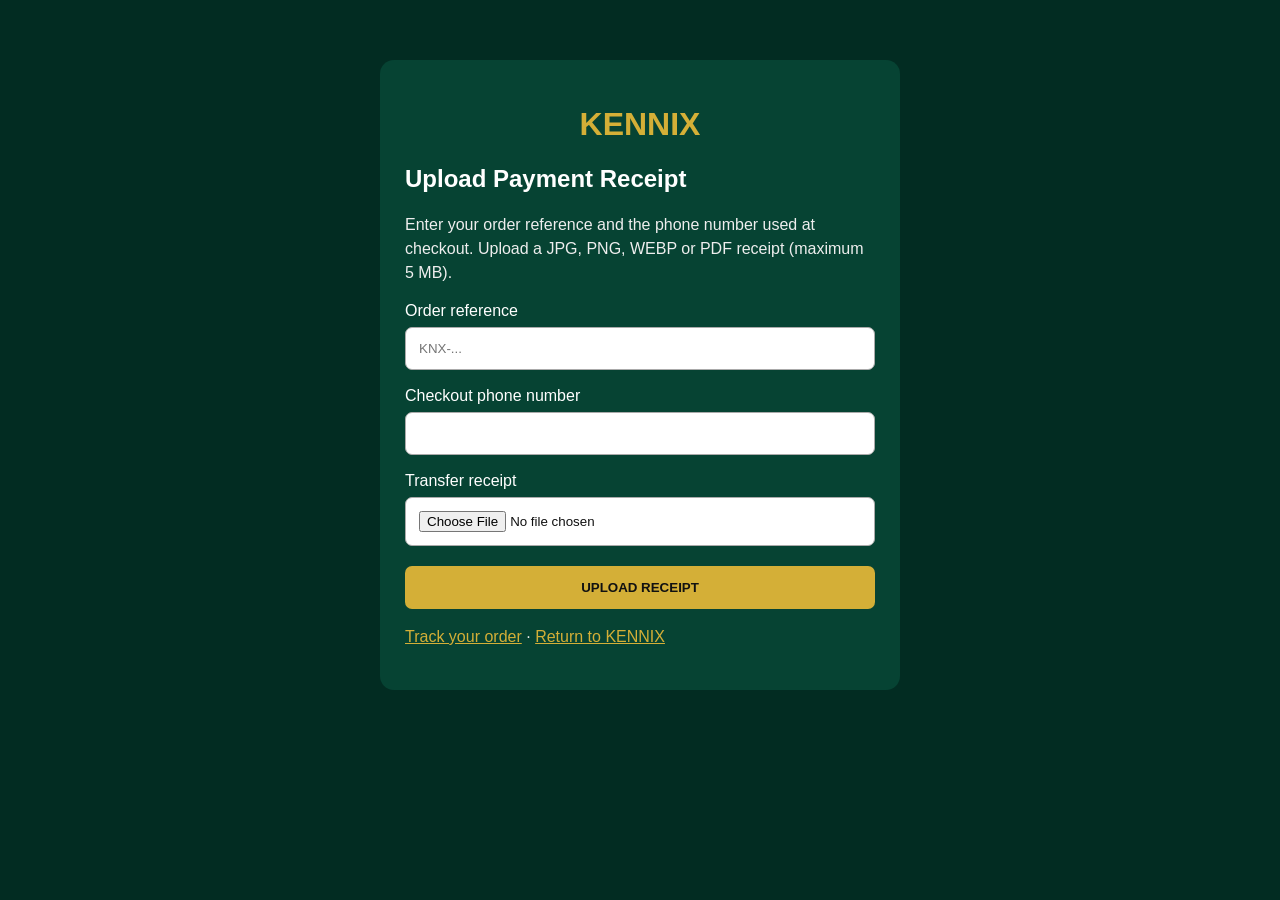
<file: upload-receipt.html>
<!DOCTYPE html>
<html lang="en">
<head>
<meta charset="UTF-8">
<meta name="viewport" content="width=device-width, initial-scale=1">
<title>Upload Payment Receipt | KENNIX</title>
<style>
*{box-sizing:border-box}body{margin:0;padding:20px;background:#022c22;color:white;font-family:Arial,sans-serif}
main{max-width:520px;margin:40px auto;padding:25px;background:#064333;border-radius:14px}
h1{color:#d4af37;text-align:center}p{line-height:1.5;color:#eee}
label{display:block;margin:17px 0 7px}input{width:100%;padding:13px;border-radius:7px;border:1px solid #aaa;background:white;color:#111}
button{width:100%;padding:14px;margin-top:20px;background:#d4af37;color:#111;border:0;border-radius:7px;font-weight:bold}
#message{overflow-wrap:anywhere}.error{color:#ff9999}.success{color:#d4af37}a{color:#d4af37}
</style>
</head>
<body><main>
<h1>KENNIX</h1>
<h2>Upload Payment Receipt</h2>
<p>Enter your order reference and the phone number used at checkout. Upload a JPG, PNG, WEBP or PDF receipt (maximum 5 MB).</p>
<form id="form">
<label for="reference">Order reference</label>
<input id="reference" required placeholder="KNX-...">
<label for="phone">Checkout phone number</label>
<input id="phone" type="tel" required>
<label for="receipt">Transfer receipt</label>
<input id="receipt" type="file" accept="image/jpeg,image/png,image/webp,application/pdf" required>
<button id="submit" type="submit">UPLOAD RECEIPT</button>
</form>
<p id="message" role="status"></p>
<p><a href="track-order.html">Track your order</a> · <a href="index.html">Return to KENNIX</a></p>
</main>
<script>
const form=document.getElementById("form");
const message=document.getElementById("message");
const button=document.getElementById("submit");
form.addEventListener("submit",async event=>{
 event.preventDefault();
 const file=document.getElementById("receipt").files[0];
 if(!file)return;
 if(file.size>5*1024*1024){message.className="error";message.textContent="File must be 5 MB or smaller.";return;}
 button.disabled=true;button.textContent="UPLOADING...";message.textContent="";
 try{
  const dataUrl=await new Promise((resolve,reject)=>{
   const reader=new FileReader();reader.onload=()=>resolve(reader.result);reader.onerror=()=>reject(new Error("Could not read the selected file."));reader.readAsDataURL(file);
  });
  const response=await fetch("https://shdstohkbpvoxjtghsob.supabase.co/functions/v1/upload-payment-proof",{
   method:"POST",
   headers:{"Content-Type":"application/json","apikey":"sb_publishable_Izj2iOacJqMcoso2OeLyzA_gghnKnxo"},
   body:JSON.stringify({
    order_reference:document.getElementById("reference").value.trim(),
    phone:document.getElementById("phone").value.trim(),
    mime_type:file.type,
    file_base64:String(dataUrl).split(",")[1]
   })
  });
  const result=await response.json();
  if(!response.ok||!result.success)throw new Error(result.error||"Upload failed.");
  message.className="success";message.textContent="Receipt uploaded successfully. Your payment is now under review.";
 }catch(error){message.className="error";message.textContent=error.message||"Upload failed. Please try again.";}
 finally{button.disabled=false;button.textContent="UPLOAD RECEIPT";}
});
</script></body></html>
</file>
<file: styles.css>
*{box-sizing:border-box} :root{--green:#022c22;--gold:#d4af37;--bg:#f7f7f2;--ink:#17231d;--muted:#778078;--line:#e3e8e1;--serif:'Playfair Display',Georgia,serif;--sans:'DM Sans',Arial,sans-serif}html{scroll-behavior:smooth;scroll-padding-top:85px}body{margin:0;background:var(--bg);color:var(--ink);font-family:var(--sans)}a{color:inherit;text-decoration:none}button,input,select{font:inherit}button{cursor:pointer}.announcement{height:42px;overflow:hidden;padding:0;display:flex;align-items:center;background:#251044;color:#fff;border-bottom:2px solid #d4af37;box-shadow:0 3px 14px rgba(25,12,43,.2)}
.announcement-track{display:flex;align-items:stretch;gap:0;width:max-content;animation:kennixTicker 24s linear infinite}
/* Announcement ticker keeps moving when tapped or hovered. */
.announcement-item{display:inline-flex;align-items:center;min-height:42px;padding:0 38px;font-size:10px;font-weight:800;letter-spacing:1.15px;white-space:nowrap;color:#fff}
.announcement-item:after{content:"✦";margin-left:38px;color:#e8c96b;font-size:12px}
.announcement-item.offer{background:#54249a;color:#fff}.announcement-item.delivery{background:#123c68;color:#fff}.announcement-item.brand-note{background:#07543d;color:#fff}.announcement-item.joggers{background:#641f35;color:#fff}
.announcement-item.offer:before{content:"✦";margin-right:10px;color:#f2d27b}.announcement-item.delivery:before{content:"↗";margin-right:10px;color:#a9d9ff}.announcement-item.brand-note:before{content:"◆";margin-right:10px;color:#bce7cf}.announcement-item.joggers:before{content:"★";margin-right:10px;color:#f2d27b}
@keyframes kennixTicker{0%{transform:translateX(0)}100%{transform:translateX(-50%)}}
@media(max-width:600px){.announcement{height:40px}.announcement-item{min-height:40px;padding:0 22px;font-size:9px}.announcement-item:after{margin-left:22px}}.site-header{height:72px;padding:0 6%;display:flex;align-items:center;justify-content:space-between;position:sticky;top:0;z-index:10;background:#f7f7f2ed;border-bottom:1px solid var(--line);backdrop-filter:blur(12px)}.brand{font-size:26px;font-weight:800;letter-spacing:-2px;color:var(--green)}.brand sup{font-size:9px;letter-spacing:0}nav{display:flex;gap:30px;font-size:12px;color:#536057}.header-actions{display:flex;gap:15px;align-items:center}.search-toggle,.menu-toggle{border:0;background:none;color:var(--green);font-size:25px}.cart-button{border:1px solid #b8c4b9;background:none;border-radius:24px;padding:9px 14px;color:var(--green);font-size:12px}.cart-button span{background:var(--green);color:white;border-radius:50%;padding:4px 7px;margin-left:6px}.menu-toggle{display:none}.hero{min-height:520px;background:var(--green);color:white;padding:65px 9% 55px;display:grid;grid-template-columns:1fr 1fr;align-items:center;position:relative;overflow:hidden}.hero h1{font-size:clamp(48px,6vw,78px);line-height:1;letter-spacing:-3px;margin:0}.hero h1 em,h2 em{font-family:var(--serif);font-weight:500;color:var(--gold)}.eyebrow{font-size:9px;letter-spacing:2px;font-weight:800;color:var(--muted);margin:0 0 16px}.hero .eyebrow{color:#c6d2ca}.hero-copy>p:not(.eyebrow){max-width:390px;color:#d1dcd4;line-height:1.8;font-size:13px;margin:22px 0}.primary-btn{display:inline-block;background:var(--gold);color:var(--green);border:0;padding:15px 18px;font-size:9px;font-weight:800;letter-spacing:1px}.hero-note{margin-top:55px;font-size:8px;letter-spacing:1.4px;color:#bdc9c1}.hero-note i{display:inline-block;width:48px;height:1px;background:var(--gold);margin:0 12px;vertical-align:middle}.hero-art{height:330px;display:grid;place-items:center;position:relative}.ring{position:absolute;width:280px;height:280px;border:1px solid #d4af3766;border-radius:50%;box-shadow:0 0 0 35px #ffffff08,0 0 0 70px #ffffff05}.art-card{position:absolute;width:180px;height:245px;padding:18px;display:flex;flex-direction:column;justify-content:space-between;box-shadow:0 20px 50px #00180f77}.back{background:var(--gold);color:var(--green);transform:rotate(-10deg) translateX(-38px)}.back b{font-size:60px;align-self:flex-end}.front{background:#f0eee5;color:var(--green);transform:rotate(8deg) translateX(38px)}.front strong{font:700 33px/1 var(--serif)}.front small{font-size:8px;letter-spacing:1px}.seal{position:absolute;right:7%;top:5%;border:1px solid var(--gold);border-radius:50%;width:65px;height:65px;display:grid;place-content:center;text-align:center;color:var(--gold);font-weight:800}.seal small{font-size:6px}.hero-bottom{position:absolute;bottom:16px;left:9%;right:9%;display:flex;justify-content:space-between;color:#b3c2b8;font-size:7px;letter-spacing:1px}.promo-wrap{padding:28px 6% 8px}.promo-slider{overflow:hidden;border-radius:10px;touch-action:pan-y}.promo-slide{display:none;min-height:245px;padding:35px 7%;grid-template-columns:1fr .7fr;align-items:center;color:white;background:linear-gradient(110deg,#153d30,#45624e)}.promo-slide:nth-child(2){background:linear-gradient(110deg,#384237,#69765e)}.promo-slide:nth-child(3){background:linear-gradient(110deg,#193832,#597064)}.promo-slide.active{display:grid;animation:appear .35s ease}@keyframes appear{from{opacity:.5;transform:translateX(15px)}to{opacity:1;transform:none}}.promo-slide small{font-size:8px;letter-spacing:1.5px;color:#eadb9e}.promo-slide h2{font-size:clamp(34px,4vw,52px);line-height:1;margin:12px 0}.promo-slide p{font-size:12px;color:#e0e8e2}.promo-slide a{display:inline-block;margin-top:8px;background:var(--gold);color:var(--green);padding:12px 15px;font-size:8px;font-weight:800}.promo-art{justify-self:center;font-size:75px;letter-spacing:-6px;border:1px solid #ffffff77;padding:25px 35px;transform:rotate(5deg);background:#ffffff0a}.slider-controls{display:flex;align-items:center;justify-content:center;gap:15px;padding:12px}.slider-controls>button{border:1px solid #cbd3ca;background:none;color:var(--green);border-radius:50%;width:30px;height:30px}#promo-dots{display:flex;gap:6px}#promo-dots button{border:0;border-radius:10px;width:7px;height:7px;padding:0;background:#c3ccc4}#promo-dots button.active{width:19px;background:var(--green)}.category-section,.shop-section{padding:35px 6%}.section-top{display:flex;justify-content:space-between;align-items:end;margin-bottom:18px}.section-top h2,.newsletter h2{font-size:clamp(30px,4vw,44px);margin:0;letter-spacing:-1.5px}.section-top h2 em,.newsletter h2 em,.manifesto h2 em{color:var(--green)}.section-top>a,.manifesto>a{font-size:9px;font-weight:800;color:var(--green)}.category-strip{display:grid;grid-template-columns:repeat(3,minmax(0,1fr));gap:12px}.category-strip a{background:white;border:1px solid var(--line);padding:17px;display:flex;align-items:center;gap:12px;min-height:95px;transition:.2s}.category-strip a:hover{transform:translateY(-3px);border-color:#9cac9e}.category-strip a>b{display:grid;place-items:center;background:#edf1e9;color:var(--green);border-radius:50%;width:40px;height:40px;font:600 12px var(--serif)}.category-strip a span{display:flex;flex-direction:column;gap:5px;flex:1}.category-strip strong{font-size:10px}.category-strip small{font-size:9px;color:var(--muted)}.category-strip a{font-size:16px;color:var(--green)}.shop-section{padding-top:55px;padding-bottom:65px}.muted{font-size:11px;color:var(--muted);line-height:1.7}.quick-links{display:flex;gap:8px;flex-wrap:wrap;margin:22px 0 15px}.quick-links a{padding:9px 12px;border:1px solid var(--line);background:white;font-size:9px;font-weight:700;color:#526056}.search-row{max-width:460px;background:white;border:1px solid var(--line);margin-bottom:18px}.search-row input{width:100%;border:0;background:none;outline:0;padding:13px;font-size:11px}.shop-controls{display:flex;justify-content:space-between;align-items:center;gap:15px;border-bottom:1px solid var(--line);padding-bottom:14px;margin-bottom:20px}.filters{display:flex;gap:4px;flex-wrap:wrap}.filter{border:1px solid transparent;background:none;color:#68736b;padding:9px 12px;font-size:10px}.filter.active,.filter:hover{background:var(--green);color:white}.sort-label{font-size:8px;color:var(--muted);white-space:nowrap}.sort-label select{border:0;background:none;color:var(--ink);font-size:10px}.product-grid{display:grid;grid-template-columns:repeat(4,minmax(0,1fr));gap:23px 15px}.product-card{min-width:0;cursor:pointer}.product-art{height:250px;background:#e9eee8;position:relative;display:grid;place-items:center;overflow:hidden;color:var(--green);font:700 23px var(--serif)}.product-art img{position:absolute;inset:0;width:100%;height:100%;object-fit:cover;transition:.3s}.product-card:hover .product-art img{transform:scale(1.04)}.product-tag{position:absolute;top:10px;left:10px;background:white;padding:6px 8px;font-size:8px;font-weight:800}.add-btn{position:absolute;right:10px;bottom:10px;border:0;border-radius:50%;background:white;color:var(--green);width:36px;height:36px;font-size:22px}.product-info{display:flex;justify-content:space-between;gap:8px;padding:12px 0}.product-info h3{font-size:11px;margin:0 0 5px}.product-info p{font-size:9px;color:var(--muted);margin:0;line-height:1.5}.price{font-size:11px;font-weight:800;white-space:nowrap}.empty-products{grid-column:1/-1;color:var(--muted);padding:25px 0}.manifesto{text-align:center;background:#e9eee7;padding:65px 8%}.manifesto h2{font-size:clamp(34px,5vw,52px);line-height:1.1;margin:0}.manifesto>p:not(.eyebrow){font-size:12px;line-height:1.8;color:#667168;max-width:440px;margin:18px auto}.newsletter{padding:55px 8%;display:flex;justify-content:space-between;align-items:center;gap:30px;border-bottom:1px solid var(--line)}.newsletter>div>p:last-child{font-size:11px;color:var(--muted)}.newsletter form{display:flex;width:min(420px,100%);border-bottom:1px solid #aab5ab}.newsletter input{flex:1;min-width:0;padding:14px 0;border:0;background:none;outline:0;font-size:11px}.newsletter button{border:0;background:none;color:var(--green);font-size:9px;font-weight:800}footer{padding:30px 6% 18px}footer>p{font-size:11px;color:var(--muted)}footer>div{border-top:1px solid var(--line);padding-top:15px;display:flex;justify-content:space-between;font-size:8px;color:#879188;letter-spacing:1px}.overlay{position:fixed;inset:0;background:#07150dcc;z-index:20;opacity:0;visibility:hidden;transition:.2s}.overlay.open{opacity:1;visibility:visible}.cart-drawer{position:fixed;z-index:21;right:0;top:0;height:100dvh;width:min(420px,100%);background:white;transform:translateX(100%);transition:.25s;display:flex;flex-direction:column;padding:24px}.cart-drawer.open{transform:translateX(0)}.cart-drawer header{display:flex;justify-content:space-between;border-bottom:1px solid var(--line);padding-bottom:16px}.cart-drawer header small{font-size:9px;letter-spacing:1px}.cart-drawer h2{font-size:24px;margin:5px 0}.cart-drawer header button,.modal-close{border:0;background:none;font-size:28px;color:var(--green)}.cart-items{flex:1;overflow:auto}.cart-row{display:grid;grid-template-columns:55px 1fr auto;gap:12px;align-items:center;padding:14px 0;border-bottom:1px solid var(--line)}.cart-thumb{height:58px;background:#edf1e9;display:grid;place-items:center;overflow:hidden}.cart-thumb img{width:100%;height:100%;object-fit:cover}.cart-row h4{font-size:11px;margin:0 0 5px}.cart-row p{font-size:10px;color:var(--muted);margin:0}.qty{display:flex;gap:9px;align-items:center;margin-top:7px}.qty button{border:0;background:#edf1e9;color:var(--green);width:22px;height:22px}.remove-btn{border:0;background:none;color:#95685b;font-size:8px}.drawer-bottom{border-top:1px solid var(--line);padding-top:15px}.subtotal{display:flex;justify-content:space-between;font-size:12px}.drawer-bottom p,.drawer-bottom small{font-size:9px;color:var(--muted)}.drawer-bottom .primary-btn{width:100%;margin-top:10px}.product-modal{position:fixed;z-index:25;top:50%;left:50%;transform:translate(-50%,-48%);width:min(760px,calc(100% - 26px));max-height:90dvh;overflow:auto;background:white;padding:25px;opacity:0;visibility:hidden;transition:.2s}.product-modal.open{opacity:1;visibility:visible;transform:translate(-50%,-50%)}.modal-close{position:absolute;right:12px;top:8px}.modal-layout{display:grid;grid-template-columns:1fr 1fr;gap:25px;padding-top:15px}.modal-image{min-height:300px;background:#edf1e9}.modal-image img{width:100%;height:100%;min-height:300px;object-fit:cover}.modal-info{padding:15px 0}.modal-info h2{font-size:27px}.modal-price{font-size:18px;font-weight:800}.modal-description{font-size:12px;color:var(--muted);line-height:1.7}.modal-add{width:100%;margin-top:18px}.modal-hint{font-size:9px;color:var(--muted)}.toast{position:fixed;z-index:40;bottom:20px;left:50%;transform:translate(-50%,15px);opacity:0;background:var(--green);color:white;padding:12px 18px;font-size:11px;transition:.2s;pointer-events:none}.toast.show{opacity:1;transform:translate(-50%,0)}.sr-only{position:absolute;width:1px;height:1px;clip:rect(0,0,0,0);overflow:hidden}
@media(max-width:850px){.product-grid{grid-template-columns:repeat(3,minmax(0,1fr))}.category-strip{grid-template-columns:repeat(2,minmax(0,1fr))}}
@media(max-width:560px){.site-header{height:64px;padding:0 4%}.brand{font-size:23px}.menu-toggle{display:block}.header-actions{gap:9px}nav{display:none;position:absolute;top:64px;left:0;right:0;background:var(--bg);padding:20px 6%;border-bottom:1px solid var(--line);flex-direction:column}nav.open{display:flex}.hero{grid-template-columns:1fr;padding:43px 7% 52px;min-height:620px}.hero h1{font-size:53px}.hero-art{height:260px;transform:scale(.82)}.hero-note{margin-top:30px}.hero-bottom{left:7%;right:7%;font-size:6px}.promo-wrap{padding:18px 4%}.promo-slide{min-height:330px;grid-template-columns:1fr;padding:24px}.promo-slide>div{position:relative;z-index:1;max-width:75%}.promo-slide h2{font-size:38px}.promo-art{position:absolute;right:20px;bottom:25px;font-size:42px;padding:18px}.category-section,.shop-section{padding-left:4%;padding-right:4%}.section-top{align-items:flex-start;gap:10px}.section-top h2,.newsletter h2{font-size:31px}.muted{display:none}.category-strip{gap:8px}.category-strip a{padding:10px 8px;gap:7px;min-height:80px}.category-strip a>b{width:30px;height:30px;font-size:10px}.category-strip strong{font-size:8px}.category-strip small{font-size:8px}.quick-links{gap:5px}.quick-links a{font-size:8px;padding:8px}.shop-controls{align-items:flex-start;flex-direction:column}.sort-label{align-self:flex-end}.product-grid{grid-template-columns:repeat(2,minmax(0,1fr));gap:18px 10px}.product-art{height:205px}.product-info h3,.price{font-size:10px}.newsletter{padding:40px 5%;display:block}.newsletter form{width:100%;margin-top:20px}footer>div{font-size:7px}.modal-layout{grid-template-columns:1fr;gap:12px}.modal-image,.modal-image img{min-height:230px;max-height:270px}.modal-info{padding:0}.modal-info h2{font-size:23px}}
/* KENNIX product variant and stock controls */
.variant-options{display:grid;grid-template-columns:1fr 1fr;gap:8px 12px;margin:20px 0 8px}
.variant-options label,.modal-quantity label{font-size:10px;font-weight:700;color:#536057}
.variant-options select,.modal-quantity input{width:100%;padding:11px;border:1px solid #dce3dc;background:#fff;color:#17231d;border-radius:3px;font:inherit;font-size:12px}
.stock-note{grid-column:1/-1;margin:3px 0;color:#47704e;font-size:10px;font-weight:700}
.modal-quantity{display:flex;align-items:center;gap:12px;margin:12px 0}
.modal-quantity input{width:82px}
.modal-add:disabled{opacity:.45;cursor:not-allowed}
.cart-row .qty button:disabled{opacity:.35;cursor:not-allowed}
@media(max-width:560px){.variant-options{grid-template-columns:1fr 1fr}.modal-quantity{margin-bottom:8px}}

/* KENNIX discount price styling */
.old-price{display:inline-block;color:#8b928b;text-decoration:line-through;font-size:.88em;font-weight:500;margin-right:5px}.sale-price{color:var(--green);font-weight:800}.discount-pill{display:inline-block;background:var(--gold);color:var(--green);font-size:8px;font-weight:800;padding:4px 6px;border-radius:2px;margin-left:4px;white-space:nowrap}.product-info .price{display:flex;flex-direction:column;align-items:flex-end;gap:3px}.modal-price .old-price{font-size:14px}.modal-price .discount-pill{vertical-align:middle}
/* KENNIX customer service section */
.customer-service{padding:58px 8%;background:#fff;border-top:1px solid var(--line);border-bottom:1px solid var(--line)}.service-heading{text-align:center;max-width:560px;margin:0 auto 25px}.service-heading h2{font-size:clamp(30px,4vw,42px);letter-spacing:-1.3px;margin:0}.service-heading h2 em{font-family:var(--serif);font-weight:500;color:var(--green)}.service-heading>p:last-child{font-size:12px;line-height:1.8;color:var(--muted)}.service-options{display:grid;grid-template-columns:repeat(2,minmax(0,1fr));gap:14px;max-width:760px;margin:auto}.service-card{display:flex;align-items:center;gap:16px;padding:22px;border:1px solid var(--line);background:var(--bg);transition:.2s}.service-card:hover{border-color:var(--gold);transform:translateY(-2px)}.service-icon{width:46px;height:46px;display:grid;place-items:center;background:var(--green);color:var(--gold);font-size:23px;border-radius:50%;flex-shrink:0}.service-card>span:last-child{display:flex;flex-direction:column;gap:5px}.service-card small{font-size:8px;letter-spacing:1.2px;color:var(--muted);font-weight:700}.service-card strong{font-size:14px;color:var(--green)}.service-card em{font-size:10px;color:var(--muted);font-style:normal}.service-footnote{text-align:center;font-size:9px;color:var(--muted);margin:18px 0 0}@media(max-width:560px){.customer-service{padding:42px 5%}.service-options{grid-template-columns:1fr}.service-card{padding:17px}}


/* KENNIX subtle premium motion */
@keyframes kx-rise-in{from{opacity:0;transform:translateY(18px)}to{opacity:1;transform:translateY(0)}}
@keyframes kx-soft-fade{from{opacity:0}to{opacity:1}}
@keyframes kx-float{0%,100%{transform:translateY(0)}50%{transform:translateY(-7px)}}
.hero-copy{animation:kx-rise-in .75s cubic-bezier(.2,.7,.2,1) both}
.hero-art{animation:kx-soft-fade 1s ease both}
.hero-art .ring{animation:kx-float 7s ease-in-out infinite}
.hero-art .back{animation:kx-rise-in .8s .12s both}
.hero-art .front{animation:kx-rise-in .8s .24s both}
.seal{animation:kx-soft-fade 1s .35s both}
.promo-wrap,.category-section,.shop-section,.manifesto,.newsletter,.customer-service{animation:kx-soft-fade .8s ease both}
.category-strip a,.quick-links a,.service-card,.primary-btn,.promo-slide a,.cart-button,.search-toggle,.menu-toggle{transition:transform .22s ease,background-color .22s ease,color .22s ease,border-color .22s ease,box-shadow .22s ease}
.category-strip a:hover,.service-card:hover{transform:translateY(-4px)}
.product-card{animation:kx-rise-in .45s ease both;transition:transform .22s ease}
.product-card:hover{transform:translateY(-4px)}
.product-art img{transition:transform .45s cubic-bezier(.2,.7,.2,1)}
.product-card:hover .product-art img{transform:scale(1.055)}
.add-btn{transition:transform .2s ease,background-color .2s ease,color .2s ease}
.add-btn:hover{transform:scale(1.09);background:var(--green);color:white}
.primary-btn:hover,.promo-slide a:hover{transform:translateY(-2px);box-shadow:0 8px 20px #00180f22}
.primary-btn:active,.add-btn:active,.cart-button:active{transform:scale(.97)}
.filter,.sort-label select,.newsletter button{transition:background-color .2s ease,color .2s ease}
.cart-drawer,.product-modal,.overlay{transition-duration:.32s}
.cart-row{animation:kx-soft-fade .25s ease both}
.toast{transition:opacity .25s ease,transform .25s ease}
@media(prefers-reduced-motion:reduce){
 html{scroll-behavior:auto}
 *,*::before,*::after{animation-duration:.01ms!important;animation-iteration-count:1!important;transition-duration:.01ms!important;scroll-behavior:auto!important}
}


/* KENNIX mobile checkout scrolling fix */
.cart-items{min-height:0}
.drawer-bottom{min-height:0;max-height:75dvh;overflow-y:auto;overscroll-behavior:contain;-webkit-overflow-scrolling:touch;flex-shrink:1;padding-bottom:calc(15px + env(safe-area-inset-bottom))}
#checkout-panel{min-width:0;max-width:100%;overflow-wrap:anywhere}
#checkout-panel .checkout-form{min-width:0;max-width:100%}
#kennix-receipt-form{min-width:0;max-width:100%}
#kennix-receipt-file{display:block;width:100%;max-width:100%;min-width:0;font-size:12px}
@media(max-width:560px){
 .cart-drawer{padding:18px;overflow:hidden}
 .drawer-bottom{max-height:72dvh}
 #kennix-receipt-file{font-size:11px}
}

/* KENNIX organised delivery form */
.kennix-delivery-form{display:flex;flex-direction:column;gap:17px;padding:5px 0 12px}
.checkout-form-heading{padding:4px 0 2px}
.checkout-form-heading .eyebrow{margin:0 0 7px;color:#8b7130}
.checkout-form-heading h3{margin:0;color:var(--green);font:600 23px var(--serif)}
.checkout-form-heading>p:last-child{font-size:11px;line-height:1.6;color:var(--muted);margin:7px 0 0}
.checkout-field-group{display:flex;flex-direction:column;gap:11px;padding:14px;border:1px solid #e5e9e3;border-radius:5px;background:#fbfcf9}
.checkout-field-group h4{margin:0 0 2px;color:var(--green);font-size:11px;letter-spacing:.4px}
.checkout-field{display:flex;flex-direction:column;gap:6px;min-width:0}
.checkout-field label{font-size:10px;font-weight:700;color:#536057}
.checkout-field label span{font-weight:400;color:#879188}
.checkout-field input,.checkout-field textarea{display:block;width:100%;min-width:0;border:1px solid #dce3dc;border-radius:3px;background:#fff;color:#17231d;padding:12px;font:inherit;font-size:12px;outline:none}
.checkout-field input:focus,.checkout-field textarea:focus{border-color:var(--gold);box-shadow:0 0 0 2px #d4af3720}
.checkout-field textarea{resize:vertical;min-height:65px}
.checkout-field-grid{display:grid;grid-template-columns:1fr 1fr;gap:10px}
.kennix-delivery-form>#transfer-submit,.kennix-delivery-form>#checkout-back{width:100%;margin:0}
.kennix-delivery-form .checkout-error{margin:0}
@media(max-width:560px){.kennix-delivery-form{gap:13px}.checkout-field-group{padding:12px;gap:10px}.checkout-field-grid{grid-template-columns:1fr 1fr}.checkout-form-heading h3{font-size:21px}}


/* KENNIX order tracking navigation */
.track-nav-link{display:inline-flex;align-items:center;justify-content:center;padding:10px 14px;border:1px solid var(--gold);border-radius:3px;background:var(--green);color:#fff!important;font-size:10px;font-weight:800;letter-spacing:.7px}.track-nav-link:hover{background:#174b39;box-shadow:0 5px 14px #022c2220}.footer-track-link{display:inline-block;margin:0 18px 14px 0;color:var(--green);font-size:11px;font-weight:800}.footer-track-link:hover{text-decoration:underline}@media(max-width:560px){nav .track-nav-link{align-self:flex-start;padding:12px 18px}}


/* KENNIX checkout tracking button */
.checkout-track-callout{margin:18px 0;padding:16px;border:1px solid #d4af37;background:#f7f7f2;border-radius:4px}.checkout-track-callout p{margin:0 0 11px;font-size:12px;font-weight:700;color:#022c22}.checkout-track-button{display:flex;justify-content:center;align-items:center;width:100%;text-align:center;min-height:46px}

/* KENNIX expanded department filters */
.filters{row-gap:6px}
.category-strip a{min-width:0}
.category-strip strong{line-height:1.35}
@media(max-width:560px){.category-strip{grid-template-columns:repeat(2,minmax(0,1fr))}.category-strip a{padding:13px 10px;gap:8px}.category-strip a>b{width:34px;height:34px;flex:0 0 34px}.filters{max-width:100%}}

/* KENNIX product specification panel */
.product-specifications{margin:16px 0;padding:14px 16px;border:1px solid rgba(2,44,34,.14);border-radius:10px;background:#f7f7f2}
.product-specifications h3{margin:0 0 9px;font-size:14px;letter-spacing:.04em}
.product-specifications ul{margin:0;padding-left:18px;display:grid;gap:6px}
.product-specifications li{font-size:13px;line-height:1.5;color:#333}

/* KENNIX homepage product collections */
.home-collections{padding:58px 8%;background:#fff}
.collection-heading{display:flex;justify-content:space-between;align-items:end;gap:20px;margin-bottom:26px}
.collection-heading h2{font-size:clamp(30px,4vw,42px);margin:0;letter-spacing:-1.2px}
.collection-heading h2 em{font-family:var(--serif);font-weight:500;color:var(--green)}
.collection-heading>a,.collection-title p{font-size:10px;color:var(--muted);font-weight:700;letter-spacing:.6px}
.collection-block{margin:30px 0 0}
.collection-title{display:flex;align-items:baseline;justify-content:space-between;gap:12px;border-bottom:1px solid var(--line);padding-bottom:10px;margin-bottom:14px}
.collection-title h3{margin:0;color:var(--green);font-size:19px}
.collection-title p{margin:0;font-weight:400;letter-spacing:0}
.collection-grid{display:grid;grid-template-columns:repeat(4,minmax(0,1fr));gap:14px}
.collection-card{min-width:0;border:1px solid var(--line);background:var(--bg);cursor:pointer;transition:transform .2s,border-color .2s}
.collection-card:hover{transform:translateY(-3px);border-color:var(--gold)}
.collection-card img{display:block;width:100%;aspect-ratio:1/1;object-fit:cover;background:#f0f0eb}
.collection-card .collection-placeholder{aspect-ratio:1/1;display:grid;place-items:center;background:#f0f0eb;color:var(--green);font:600 24px var(--serif)}
.collection-card-info{padding:11px}
.collection-card-info small{font-size:8px;color:var(--muted);text-transform:uppercase;letter-spacing:.8px}
.collection-card-info h4{font-size:12px;line-height:1.4;margin:5px 0;color:var(--green)}
.collection-card-info strong{font-size:12px;color:var(--green)}
.collection-card-info del{font-size:10px;color:var(--muted);margin-right:5px}
.trust-band{display:grid;grid-template-columns:repeat(3,minmax(0,1fr));gap:1px;background:#dfe6df;border-top:1px solid var(--line);border-bottom:1px solid var(--line)}
.trust-band>div{background:#f7f7f2;padding:24px 8%;display:grid;gap:7px}
.trust-band span{display:grid;place-items:center;width:30px;height:30px;border-radius:50%;background:var(--green);color:var(--gold);font-weight:800}
.trust-band strong{font-size:13px;color:var(--green)}
.trust-band small,.trust-band a{font-size:10px;color:var(--muted)}
.trust-band a{font-weight:800;color:var(--green)}
@media(max-width:700px){.home-collections{padding:42px 5%}.collection-grid{grid-template-columns:repeat(2,minmax(0,1fr));gap:10px}.collection-title{align-items:flex-start;flex-direction:column;gap:4px}.trust-band{grid-template-columns:1fr}.trust-band>div{padding:18px 6%}.collection-heading{align-items:start}}

/* KENNIX customer ratings and reviews */
.product-reviews{border-top:1px solid var(--line);margin-top:28px;padding-top:22px}
.product-reviews h3{font:600 22px var(--serif);color:var(--green);margin:0 0 8px}
.review-summary{font-size:11px;color:var(--muted);margin:0 0 15px}
.review-list{display:grid;gap:10px}
.review-item{border:1px solid var(--line);padding:13px;background:#fff}
.review-item-top{display:flex;align-items:center;gap:10px;flex-wrap:wrap;font-size:11px}
.review-item-top span{color:#a17b13;letter-spacing:1px}
.review-item-top small{margin-left:auto;color:var(--muted);font-size:9px}
.review-item>p{font-size:11px;line-height:1.7;color:#56645b;margin:9px 0 0;white-space:pre-wrap}
.review-form{display:grid;gap:9px;margin-top:22px;padding:16px;background:#f7f8f4;border:1px solid var(--line)}
.review-form h4{margin:0 0 4px;color:var(--green);font-size:13px}
.review-form input,.review-form select,.review-form textarea{width:100%;padding:11px;border:1px solid #dce3dc;background:white;color:var(--ink);font:inherit;font-size:11px;border-radius:2px}
.review-form textarea{resize:vertical}
.review-form button{width:100%}
.review-status{font-size:10px;color:var(--green);margin:0}


/* KENNIX homepage refresh — coordinated color, responsive motion */
.announcement{height:42px;overflow:hidden;padding:0;display:flex;align-items:center;background:#251044;color:#fff;border-bottom:2px solid #d4af37;box-shadow:0 3px 14px rgba(25,12,43,.2)}
.announcement-track{display:flex;align-items:stretch;gap:0;width:max-content;animation:kennixTicker 24s linear infinite}
.announcement:hover .announcement-track{animation-play-state:paused}
.announcement-item{display:inline-flex;align-items:center;min-height:42px;padding:0 38px;font-size:10px;font-weight:800;letter-spacing:1.25px;white-space:nowrap;color:#fff}
.announcement-item:after{content:"✦";margin-left:38px;color:#e8c96b;font-size:12px}
.announcement-item.offer{background:#54249a;color:#fff}.announcement-item.delivery{background:#123c68;color:#fff}.announcement-item.brand-note{background:#07543d;color:#fff}.announcement-item.joggers{background:#641f35;color:#fff}
.announcement-item.offer:before{content:"✦";margin-right:10px;color:#f2d27b}.announcement-item.delivery:before{content:"↗";margin-right:10px;color:#a9d9ff}.announcement-item.brand-note:before{content:"◆";margin-right:10px;color:#bce7cf}.announcement-item.joggers:before{content:"★";margin-right:10px;color:#f2d27b}
@keyframes kennixTicker{from{transform:translateX(0)}to{transform:translateX(-50%)}}
.category-strip a.has-category-photo{position:relative;overflow:hidden;min-height:142px;padding:0 12px 12px;align-items:flex-end;color:#fff;background:#263c54}
.category-strip a.has-category-photo:after{content:"";position:absolute;inset:25% 0 0;background:linear-gradient(0deg,#101a2bdc,transparent);z-index:0}
.category-strip .category-photo{position:absolute;inset:0;width:100%;height:100%;object-fit:cover;transition:transform .45s ease}
.category-strip a.has-category-photo:hover .category-photo{transform:scale(1.06)}
.category-strip a.has-category-photo>b{display:none}
.category-strip a.has-category-photo span,.category-strip a.has-category-photo> :last-child{position:relative;z-index:1;color:#fff}
.category-strip a.has-category-photo small{color:#e9edf4}
.joggers-sale{margin:20px 6% 30px;padding:clamp(25px,5vw,48px);border-radius:12px;background:linear-gradient(115deg,#eee7fb 0%,#e8f1fa 58%,#f8efdf 100%);display:flex;align-items:center;justify-content:space-between;gap:25px;overflow:hidden}
.joggers-sale h2{font:600 clamp(27px,4vw,43px)/1.12 var(--serif);color:#30234f;margin:8px 0}
.joggers-sale h2 em{color:#315f83}.joggers-sale-copy>p:not(.eyebrow){font-size:10px;letter-spacing:.8px;color:#4d5360}
.joggers-sale-copy>p strong{color:#8a5a16;font-size:14px}
.joggers-sale-copy>a{display:inline-block;margin-top:12px;padding:12px 18px;background:#56329a;color:#fff;font-size:9px;font-weight:800;letter-spacing:1px;border-radius:3px}
.joggers-countdown{min-width:175px;padding:18px;background:#ffffffb8;border:1px solid #fff;border-radius:8px;color:#563d70;font-size:9px;letter-spacing:1px;text-align:center}
.joggers-countdown strong{display:block;margin-top:8px;font-size:19px;letter-spacing:0;color:#315f83}
.collection-grid.collection-carousel{display:flex;overflow-x:auto;gap:12px;padding:2px 2px 12px;scroll-snap-type:x mandatory;scrollbar-width:thin;scroll-behavior:smooth}
.collection-carousel .collection-card{flex:0 0 calc(25% - 9px);min-width:0;scroll-snap-align:start}
.collection-carousel-controls{display:flex;align-items:center;justify-content:flex-end;gap:12px;margin:5px 0 16px}
.collection-carousel-controls button{width:32px;height:32px;border:1px solid var(--line);border-radius:50%;background:#fff;color:#4b3b70}
.carousel-position{font-size:9px;color:var(--muted)}
.home-reviews{padding:48px 6%;background:#f0f5fa}
.home-review-track{display:flex;gap:13px;overflow-x:auto;padding:8px 2px 16px;scroll-snap-type:x mandatory}
.home-review-card{flex:0 0 min(300px,82vw);background:#fff;border:1px solid #dfe8ef;border-radius:8px;padding:18px;scroll-snap-align:start}
.home-review-stars{color:#b28728;letter-spacing:2px;font-size:14px}
.home-review-card p{font:14px/1.65 var(--serif);color:#35485a;min-height:65px}
.home-review-card strong,.home-review-card small{display:block}.home-review-card strong{font-size:11px;color:#203e58}.home-review-card small{font-size:9px;color:#6e8292;margin-top:5px}
.review-loading{font-size:11px;color:var(--muted);padding:15px 0}
@media(max-width:700px){.category-strip a.has-category-photo{min-height:118px}.joggers-sale{margin:14px 5% 22px;flex-direction:column;align-items:flex-start}.joggers-countdown{width:100%}.collection-carousel .collection-card{flex-basis:58%}.home-reviews{padding:38px 5%}}
@media(prefers-reduced-motion:reduce){.announcement-track{animation:none}.category-strip .category-photo{transition:none}.collection-grid.collection-carousel{scroll-behavior:auto}}


/* KENNIX visual depth refresh: richer surfaces, same calm palette */
:root{--bg:#f6f5f0;--line:#e1e2dc}
body{background-color:#f6f5f0;background-image:radial-gradient(ellipse at 8% 12%,rgba(191,174,231,.18),transparent 34%),radial-gradient(ellipse at 92% 28%,rgba(169,207,232,.17),transparent 32%),radial-gradient(ellipse at 45% 88%,rgba(225,204,157,.12),transparent 38%),repeating-linear-gradient(0deg,rgba(70,65,50,.012) 0,rgba(70,65,50,.012) 1px,transparent 1px,transparent 4px)}
.site-header{background:rgba(248,248,243,.88);box-shadow:0 5px 24px rgba(27,44,37,.045)}
.hero{background:radial-gradient(ellipse at 78% 18%,rgba(115,157,181,.3),transparent 35%),radial-gradient(ellipse at 15% 90%,rgba(135,105,183,.22),transparent 40%),linear-gradient(125deg,#062d25 0%,#123c3d 54%,#263a54 100%)}
.promo-wrap{background:radial-gradient(ellipse at 12% 10%,rgba(212,175,55,.14),transparent 38%),linear-gradient(135deg,#f4f0e5,#e9eff3 58%,#eee8f7)}
.category-strip a{background:linear-gradient(145deg,rgba(255,255,255,.98),rgba(239,243,239,.96));box-shadow:0 8px 22px rgba(30,53,43,.055);border-color:rgba(206,216,207,.8)}
.category-strip a.has-category-photo{box-shadow:0 10px 26px rgba(22,34,47,.14)}
.shop-section{background:transparent}
.home-collections{background:linear-gradient(145deg,rgba(255,255,255,.93),rgba(244,241,250,.94) 52%,rgba(237,245,248,.96));position:relative;isolation:isolate}
.home-collections:before{content:"";position:absolute;inset:0;z-index:-1;pointer-events:none;background:radial-gradient(ellipse at 95% 5%,rgba(170,196,225,.2),transparent 35%),radial-gradient(ellipse at 5% 95%,rgba(197,177,224,.16),transparent 38%)}
.collection-card{box-shadow:0 8px 22px rgba(23,42,34,.07);border-color:rgba(220,225,219,.9)}
.joggers-sale{position:relative;isolation:isolate;border:1px solid rgba(255,255,255,.85);box-shadow:0 16px 42px rgba(50,57,78,.09);background:radial-gradient(ellipse at 92% 12%,rgba(255,255,255,.9),transparent 36%),radial-gradient(ellipse at 8% 95%,rgba(197,174,230,.26),transparent 42%),linear-gradient(120deg,#eee8fb 0%,#e6f0f8 57%,#f5eddf 100%)}
.joggers-sale:after{content:"";position:absolute;inset:0;z-index:-1;pointer-events:none;opacity:.24;background:repeating-linear-gradient(135deg,transparent 0,transparent 18px,rgba(255,255,255,.48) 19px,transparent 20px)}
.joggers-sale h2{font-size:clamp(25px,3.4vw,38px);max-width:620px}
.joggers-sale-copy>p:not(.eyebrow){line-height:1.6}
.joggers-countdown{box-shadow:0 8px 22px rgba(49,66,89,.06);backdrop-filter:blur(8px)}
.home-reviews{background:radial-gradient(ellipse at 90% 10%,rgba(179,204,226,.24),transparent 38%),linear-gradient(130deg,#edf2f5,#f2eef8 58%,#f7f3e9)}
.manifesto{background:radial-gradient(ellipse at 15% 15%,rgba(255,255,255,.55),transparent 42%),linear-gradient(120deg,#e7eee8,#e9e9f3)}
.newsletter{background:radial-gradient(ellipse at 90% 50%,rgba(199,183,228,.16),transparent 40%)}
.trust-band{background:linear-gradient(100deg,#e9f1f5,#f2eff8,#f5f0e4)}
.customer-service{background:radial-gradient(ellipse at 5% 90%,rgba(192,178,222,.13),transparent 38%)}
@media(max-width:700px){
 .joggers-sale{padding:25px 22px;margin:14px 5% 22px;gap:17px}
 .joggers-sale h2{font-size:clamp(27px,7vw,34px);line-height:1.08;max-width:100%;margin:7px 0 10px}
 .joggers-sale-copy>p:not(.eyebrow){font-size:9px;letter-spacing:.55px;max-width:310px}
 .joggers-sale-copy>a{margin-top:8px;padding:11px 15px}
 .joggers-countdown{min-width:0;padding:13px;width:100%;font-size:8px}
 .joggers-countdown strong{font-size:17px}
 .home-collections{background:linear-gradient(145deg,#fff 0%,#f3eff9 58%,#edf4f7 100%)}
}


/* KENNIX premium homepage refinement */
:root{--sans:'Inter',Arial,sans-serif}
body{font-family:var(--sans)}
.hero h1,.section-top h2,.collection-heading h2,.manifesto h2,.newsletter h2,.joggers-sale h2{letter-spacing:-1.35px}
.joggers-sale{background:linear-gradient(115deg,#17132a 0%,#292044 58%,#3a2636 100%);border:1px solid #57445f;box-shadow:0 16px 36px rgba(22,15,35,.12)}
.joggers-sale .eyebrow{color:#e3c878}
.joggers-sale h2{color:#fff}
.joggers-sale h2 em{color:#e4c66f}
.joggers-sale-copy>p:not(.eyebrow){color:#e4dce9}
.joggers-sale-copy>p strong{color:#f0d27a}
.joggers-sale-copy>a{background:#d4af37;color:#211a31;border-radius:2px}
.joggers-countdown{background:#ffffff12;border:1px solid #ffffff35;color:#f4e8c4}
.joggers-countdown strong{color:#fff}
.collection-block:nth-of-type(2){padding:20px;border-radius:10px;background:linear-gradient(120deg,#f4f0fa,#fff)}
.collection-block:nth-of-type(3){padding:20px;border-radius:10px;background:linear-gradient(120deg,#edf4fa,#fff)}
.collection-block:nth-of-type(4){padding:20px;border-radius:10px;background:linear-gradient(120deg,#f8f1e7,#fff)}
.collection-title{border-bottom-color:#d9d2e3}
.collection-title h3{font-size:20px;letter-spacing:-.35px}
.collection-grid.collection-carousel{scrollbar-width:none}
.collection-grid.collection-carousel::-webkit-scrollbar{display:none}
.collection-carousel .collection-card{flex:0 0 clamp(190px,22%,250px);border:1px solid #e2dce8;border-radius:7px;overflow:hidden;background:#fff;box-shadow:0 5px 16px rgba(30,24,45,.06)}
.collection-card img{aspect-ratio:4/4.5;transition:transform .35s}
.collection-card:hover img{transform:scale(1.035)}
.collection-card-info{padding:13px}
.collection-card-info h4{font-size:13px;color:#29213a}
.collection-card-info strong{color:#4e2d83}
.collection-carousel-controls button{width:36px;height:36px;background:#29213a;color:#fff;border:0}
.carousel-position{font-weight:700;letter-spacing:.5px}
@media(max-width:700px){.joggers-sale{align-items:flex-start;flex-direction:column}.collection-block{padding:14px!important}.collection-carousel .collection-card{flex-basis:68%}}


/* KENNIX campaign refresh: joggers advert + distinct promo slides */
.joggers-sale{
  position:relative;isolation:isolate;margin:22px 6% 34px;padding:clamp(30px,5vw,58px);
  min-height:300px;border:1px solid #8c6a36;border-radius:16px;overflow:hidden;
  background:radial-gradient(ellipse at 82% 45%,#7b263d 0%,#421522 32%,#160d14 72%);
  box-shadow:0 18px 42px rgba(30,10,20,.22);color:#fff;
}
.joggers-sale:before{
  content:"";position:absolute;z-index:-1;inset:12px;border:1px solid rgba(226,190,111,.45);
  border-radius:10px;pointer-events:none;
}
.joggers-sale:after{
  content:"60%";position:absolute;z-index:-1;right:8%;top:50%;transform:translateY(-50%) rotate(-9deg);
  font:900 clamp(115px,20vw,245px)/.8 Arial,sans-serif;letter-spacing:-.1em;color:rgba(255,220,150,.09);
  -webkit-text-stroke:1px rgba(235,198,119,.22);pointer-events:none;
}
.joggers-sale-copy{position:relative;z-index:1;max-width:650px}
.joggers-sale .eyebrow{color:#f0cc7a;letter-spacing:2.4px;font-weight:900}
.joggers-sale h2{font:800 clamp(34px,5vw,62px)/.98 Arial,sans-serif;letter-spacing:-1.8px;color:#fff;margin:12px 0 16px;text-shadow:0 3px 20px #0008}
.joggers-sale h2 em{font-style:normal;color:#f4ce78}
.joggers-sale-copy>p:not(.eyebrow){font-size:11px;line-height:1.7;letter-spacing:1.1px;color:#f4e8d7}
.joggers-sale-copy>p strong{display:inline-block;color:#160d14;background:#f4ce78;padding:4px 9px;font-size:17px;font-weight:900;letter-spacing:.3px}
.joggers-sale-copy>a{display:inline-flex;align-items:center;gap:12px;margin-top:17px;padding:15px 22px;background:#f4ce78;color:#24131a;font-size:10px;font-weight:900;letter-spacing:1.2px;border-radius:4px;box-shadow:0 7px 18px #0005;transition:transform .2s,background .2s}
.joggers-sale-copy>a:hover{transform:translateY(-3px);background:#ffe3a1}
.joggers-countdown{position:relative;z-index:1;min-width:190px;padding:18px;background:#190f17d9;border:1px solid #d9b66b;border-radius:8px;color:#f4ce78;font-size:9px;font-weight:800;letter-spacing:1.4px;text-align:center;box-shadow:0 8px 25px #0005}
.joggers-countdown strong{display:block;margin-top:9px;font-size:21px;letter-spacing:0;color:#fff}

/* Three promo panels now have clearly different campaign identities */
.promo-slide{min-height:275px;padding:clamp(30px,5vw,52px) 7%;border-radius:12px;position:relative;overflow:hidden}
.promo-slide:nth-child(1){background:radial-gradient(circle at 78% 40%,#7650b5 0%,#39205f 35%,#171026 78%)}
.promo-slide:nth-child(2){background:linear-gradient(115deg,#082f48 0%,#12627a 55%,#70b9c1 100%)}
.promo-slide:nth-child(3){background:linear-gradient(115deg,#592039 0%,#9b3c48 52%,#d18b54 100%)}
.promo-slide:after{content:"";position:absolute;right:8%;top:12%;width:210px;height:210px;border:1px solid #ffffff55;border-radius:50%;box-shadow:0 0 0 18px #ffffff0b,0 0 0 38px #ffffff08;pointer-events:none}
.promo-slide>div,.promo-slide>.promo-art{position:relative;z-index:1}
.promo-slide small{color:#f6d98d;font-weight:800}
.promo-slide h2{font-size:clamp(36px,4.5vw,58px);letter-spacing:-1.8px;text-shadow:0 3px 18px #0003}
.promo-slide h2 em{color:#f6d98d}
.promo-slide p{font-size:12px;color:#fff;max-width:340px}
.promo-slide a{background:#f6d98d;color:#20162c;border-radius:3px;padding:13px 18px}
.promo-slide:nth-child(2) a{background:#fff;color:#103c50}
.promo-slide:nth-child(3) a{background:#fff;color:#65253a}
.promo-art{font-size:clamp(60px,8vw,96px);font-weight:900;letter-spacing:-7px;border:1px solid #ffffff80;background:#ffffff14;backdrop-filter:blur(3px);padding:24px 30px;box-shadow:12px 14px 0 #0002}
.promo-slide:nth-child(2) .promo-art{transform:rotate(-7deg);border-radius:50%;letter-spacing:-4px}
.promo-slide:nth-child(3) .promo-art{transform:rotate(7deg);border:2px solid #f6d98d;color:#f6d98d}
.slider-controls>button{border-color:#a99ab7;color:#49356c}
#promo-dots button.active{background:#8a5bb9}
@media(max-width:650px){
 .joggers-sale{margin:18px 4% 26px;padding:30px 24px;min-height:0;display:block}
 .joggers-sale:after{right:-2%;top:42%;font-size:125px}
 .joggers-sale h2{font-size:clamp(32px,9vw,45px)}
 .joggers-countdown{margin-top:22px;min-width:0;width:max-content;max-width:100%}
 .promo-slide{min-height:255px;grid-template-columns:1fr .45fr;padding:28px 22px}
 .promo-slide:after{width:130px;height:130px;right:0}
 .promo-art{font-size:48px;letter-spacing:-4px;padding:17px 15px}
}


/* KENNIX announcement: one coordinated premium color system */
.announcement{background:#251044!important;color:#fff;border-bottom:2px solid #d4af37}
.announcement-track{animation-play-state:running!important}
.announcement:hover .announcement-track{animation-play-state:running!important}
.announcement-item,
.announcement-item.offer,
.announcement-item.delivery,
.announcement-item.brand-note,
.announcement-item.joggers{background:transparent!important;color:#fff!important}
.announcement-item:before,
.announcement-item:after{color:#e8c96b!important}



/* KENNIX secondary shopping features */
.kx-secondary-hub{margin:42px 0 8px;padding:28px 0 10px;border-top:1px solid var(--line,#e4e7e1)}
.kx-secondary-heading{margin-bottom:22px}
.kx-secondary-heading h2{font:600 clamp(25px,4vw,38px)/1.15 var(--serif,Georgia,serif);color:var(--green,#123d2d);margin:6px 0}
.kx-secondary-heading h2 em{color:#a48320}
.kx-secondary-heading>p:last-child{font-size:12px;color:var(--muted,#788078)}
.kx-secondary-block{margin:28px 0}
.kx-secondary-title{display:flex;align-items:baseline;justify-content:space-between;gap:12px;margin-bottom:12px}
.kx-secondary-title h3{margin:0;font:600 21px var(--serif,Georgia,serif);color:var(--green,#123d2d)}
.kx-secondary-title span{font-size:10px;color:var(--muted,#788078)}
.kx-mini-grid{display:grid;grid-template-columns:repeat(4,minmax(0,1fr));gap:12px}
.kx-mini-card{min-width:0;background:#fff;border:1px solid var(--line,#e5e7e2);border-radius:4px;overflow:hidden}
.kx-mini-image{width:100%;height:150px;border:0;padding:0;background:#f4f4ef;display:grid;place-items:center;color:#5e665e;font-size:12px;cursor:pointer;overflow:hidden}
.kx-mini-image img{width:100%;height:100%;object-fit:cover}
.kx-mini-body{padding:10px;display:grid;gap:5px}
.kx-mini-body small{color:#8b7130;font-size:9px;text-transform:uppercase;letter-spacing:.6px}
.kx-mini-body strong{font-size:12px;line-height:1.4;color:#1c2a21;min-height:32px}
.kx-mini-body>b{font-size:12px;color:#173b2d}
.kx-mini-actions{display:flex;gap:6px;flex-wrap:wrap;margin-top:5px}
.kx-mini-actions button{border:1px solid #d8ded7;background:#fff;color:#244334;padding:7px 8px;font-size:8px;font-weight:800;letter-spacing:.4px;cursor:pointer}
.kx-mini-actions button:hover{background:#f1f4ee}
.kx-empty{grid-column:1/-1;padding:16px;border:1px dashed #d8ded7;color:#7b847b;font-size:11px}
.kx-invite-card{margin-top:32px;padding:22px;background:#f3f1f7;border:1px solid #e4deed;display:flex;justify-content:space-between;align-items:center;gap:18px}
.kx-invite-card h3{margin:5px 0;color:#282039;font:600 22px var(--serif,Georgia,serif)}
.kx-invite-card p:last-child{margin:0;color:#687069;font-size:11px}
.kx-invite-card button,.kx-compare-bar button{border:0;background:#2c1846;color:#fff;padding:12px 15px;font-size:9px;font-weight:800;letter-spacing:.8px;cursor:pointer;white-space:nowrap}
.kx-card-tools{display:flex;gap:5px;flex-wrap:wrap;padding:0 10px 10px}
.kx-card-tools button{flex:1 1 auto;border:1px solid #e0e3dc;background:#fff;color:#314337;padding:7px 4px;font-size:8px;font-weight:800;letter-spacing:.25px;cursor:pointer}
.kx-card-tools button[aria-pressed="true"]{border-color:#72509a;color:#62418a;background:#f7f3fb}
.kx-compare-bar{position:fixed;z-index:1000;left:50%;bottom:16px;transform:translateX(-50%);display:flex;align-items:center;gap:12px;padding:10px 12px;background:#fff;border:1px solid #ded8e8;border-radius:6px;box-shadow:0 8px 30px #0002;color:#2d2636;font-size:11px}
.kx-compare-bar[hidden]{display:none}
.kx-compare-bar button:disabled{opacity:.45;cursor:not-allowed}
.kx-compare-bar .kx-compare-clear{background:#fff;color:#513b6a;border:1px solid #d8d0e3}
.kx-compare-overlay{position:fixed;inset:0;z-index:1200;background:#10101499;display:grid;place-items:center;padding:14px}
.kx-compare-panel{width:min(900px,100%);max-height:85vh;overflow:auto;background:#fff;border-radius:7px;padding:20px;color:#202820}
.kx-compare-top{display:flex;justify-content:space-between;align-items:center;margin-bottom:14px}
.kx-compare-top h2{margin:0;color:#2d2040}
.kx-compare-top button{border:0;background:#f2eef6;color:#38224e;width:34px;height:34px;font-size:23px;cursor:pointer}
.kx-compare-panel table{width:100%;border-collapse:collapse;table-layout:fixed}
.kx-compare-panel th,.kx-compare-panel td{padding:12px;border:1px solid #e5e5e0;text-align:left;vertical-align:top;font-size:11px;overflow-wrap:anywhere}
.kx-compare-panel th{width:100px;background:#f6f4f8;color:#49345d}
.kx-related-products{margin-top:26px;padding-top:20px;border-top:1px solid var(--line,#e5e5e0)}
.kx-related-products>h3{font:600 21px var(--serif,Georgia,serif);color:var(--green,#123d2d)}
.kx-related-grid{display:grid;grid-template-columns:repeat(4,minmax(0,1fr));gap:10px}
.kx-modal-tools{display:flex;gap:7px;flex-wrap:wrap;margin:14px 0}
.kx-modal-tools button,.kx-availability-link{display:inline-flex;align-items:center;justify-content:center;padding:10px 12px;border:1px solid #ded8e8;background:#fff;color:#38224e;font-size:9px;font-weight:800;text-decoration:none;cursor:pointer}
.kx-modal-tools button:first-child{background:#f5f1fa}
.kx-saved-bag-note{padding:9px 11px;margin:0 0 10px;background:#f4f0f8;color:#4c3861;font-size:10px;border-left:3px solid #7652a0}
@media(max-width:700px){
 .kx-mini-grid,.kx-related-grid{grid-template-columns:repeat(2,minmax(0,1fr));gap:9px}
 .kx-mini-image{height:132px}
 .kx-invite-card{display:block;padding:18px}
 .kx-invite-card button{margin-top:15px}
 .kx-compare-bar{width:calc(100% - 22px);justify-content:center;bottom:10px;gap:8px}
 .kx-compare-bar button{padding:10px 11px}
 .kx-compare-panel{padding:13px}
 .kx-compare-panel th,.kx-compare-panel td{padding:8px;font-size:10px}
}

/* KENNIX second scrolling offer strip and light homepage motion. */
.coupon-ribbon{height:34px;overflow:hidden;display:flex;align-items:center;background:#f0eafa;border-bottom:1px solid #e2d7f2;color:#563b7d}
.coupon-ribbon-track{display:flex;align-items:center;gap:54px;width:max-content;white-space:nowrap;animation:kennixCouponTicker 27s linear infinite}
.coupon-ribbon-track span{font-size:10px;font-weight:800;letter-spacing:.75px;padding:0 14px}
@keyframes kennixCouponTicker{from{transform:translateX(0)}to{transform:translateX(-50%)}}
.announcement-item.referral{background:#4d3376;color:#fff}
.announcement-item.discover{background:#24517b;color:#fff}
.announcement-item.referral:before{content:"♡";margin-right:10px;color:#f2d27b}
.announcement-item.discover:before{content:"✧";margin-right:10px;color:#c9e4ff}
.hero-float-dot{position:absolute;z-index:2;display:grid;place-items:center;border:1px solid #d4af3777;border-radius:50%;color:#e9d28b;background:#ffffff12;box-shadow:0 8px 24px #00180f35;backdrop-filter:blur(5px);animation:kennixHeroFloat 4.8s ease-in-out infinite}
.dot-one{width:42px;height:42px;left:9%;top:13%;font-size:19px}
.dot-two{width:27px;height:27px;right:13%;top:20%;font-size:11px;animation-delay:-1.2s}
.dot-three{width:35px;height:35px;left:13%;bottom:18%;font-size:19px;animation-delay:-2.1s}
.dot-four{width:15px;height:15px;right:12%;bottom:18%;font-size:7px;animation-delay:-3s}
.dot-five{width:22px;height:22px;right:4%;top:53%;font-size:11px;animation-delay:-.7s}
@keyframes kennixHeroFloat{0%,100%{transform:translate3d(0,0,0) rotate(0)}50%{transform:translate3d(5px,-13px,0) rotate(8deg)}}
.art-card{animation:kennixCardHover 6s ease-in-out infinite}
.art-card.front{animation-delay:-2.8s}
@keyframes kennixCardHover{0%,100%{translate:0 0}50%{translate:0 -7px}}
@media(prefers-reduced-motion:reduce){.coupon-ribbon-track,.hero-float-dot,.art-card{animation:none!important}}
@media(max-width:600px){.coupon-ribbon{height:32px}.coupon-ribbon-track span{font-size:9px}}

/* KENNIX customer Invite & Earn hub */
.kx-referral-hub{display:grid;grid-template-columns:1fr minmax(280px,.9fr);gap:28px;align-items:center;padding:clamp(30px,6vw,70px) clamp(18px,5vw,70px);background:linear-gradient(120deg,#f8f6fc,#edf3fb);border-top:1px solid #e8e1f2;border-bottom:1px solid #e3eaf3}
.kx-referral-copy .eyebrow{color:#7554a4;font-size:10px;font-weight:800;letter-spacing:1.6px}
.kx-referral-copy h2{margin:8px 0 12px;color:#242033;font-size:clamp(27px,4vw,43px);line-height:1.08;letter-spacing:-1.2px}
.kx-referral-copy h2 em{font-style:normal;color:#6843a5}
.kx-referral-copy>p:last-child{max-width:440px;color:#656174;line-height:1.7;font-size:13px}
.kx-referral-card{padding:22px;border:1px solid #e2d8f0;border-radius:18px;background:#fff;box-shadow:0 12px 35px #35205b12}
.kx-referral-card>small{display:block;color:#7a6a91;font-size:9px;font-weight:800;letter-spacing:1.2px}
.kx-referral-card>strong{display:block;margin:9px 0 14px;color:#4e3478;font-size:clamp(20px,4vw,27px);letter-spacing:1.5px;overflow-wrap:anywhere}
.kx-referral-actions{display:flex;flex-wrap:wrap;gap:9px}
.kx-referral-actions button,.kx-order-referral button{border:0;border-radius:9px;padding:11px 15px;background:#6843a5;color:#fff;font-size:10px;font-weight:800;letter-spacing:.5px;cursor:pointer}
.kx-referral-actions button+button,.kx-order-referral button+button{background:#315f9d}
.kx-referral-actions button:disabled{opacity:.4;cursor:not-allowed}
.kx-referral-card p{color:#777184;font-size:11px;line-height:1.55;margin:12px 0 0}
.kx-referral-card #kx-referral-progress{padding-top:10px;border-top:1px solid #eee9f4;color:#543a7b;font-weight:700}
.kx-order-referral{margin:12px 0 20px;padding:17px;border:1px solid #e4d9f3;border-radius:14px;background:#f8f5fc}
.kx-order-referral .eyebrow{margin:0;color:#715497;font-size:9px;font-weight:800;letter-spacing:1px}
.kx-order-referral>strong{display:block;margin:8px 0;color:#56377e;font-size:25px;letter-spacing:1.5px}
.kx-order-referral p:not(.eyebrow){font-size:12px;line-height:1.55}
.kx-order-referral>div{display:flex;gap:8px;flex-wrap:wrap}
@media(max-width:700px){.kx-referral-hub{grid-template-columns:1fr;gap:15px;padding:30px 18px}.kx-referral-card{padding:17px}}
@media(prefers-reduced-motion:reduce){.kx-referral-hub *{scroll-behavior:auto}}

/* KENNIX hero: continuous expanding luxury ripple waves behind the feature card */
.hero-art .ring{animation:none!important;box-shadow:0 0 0 35px #ffffff06,0 0 0 70px #ffffff03}
.hero-art .ring::before,.hero-art .ring::after{content:"";position:absolute;inset:-1px;border:1.5px solid rgba(212,175,55,.72);border-radius:50%;transform:scale(.58);opacity:0;pointer-events:none;animation:kxHeroRipple 5.2s cubic-bezier(.12,.55,.32,1) infinite}
.hero-art .ring::after{animation-delay:2.6s;border-color:rgba(226,207,132,.58)}
@keyframes kxHeroRipple{0%{transform:scale(.58);opacity:.82}72%{opacity:.25}100%{transform:scale(1.72);opacity:0}}
.hero-art .front,.hero-art .back,.hero-art .seal{z-index:2}
@media(prefers-reduced-motion:reduce){.hero-art .ring::before,.hero-art .ring::after{animation:none;opacity:.18;transform:scale(1.15)}}
</file>
